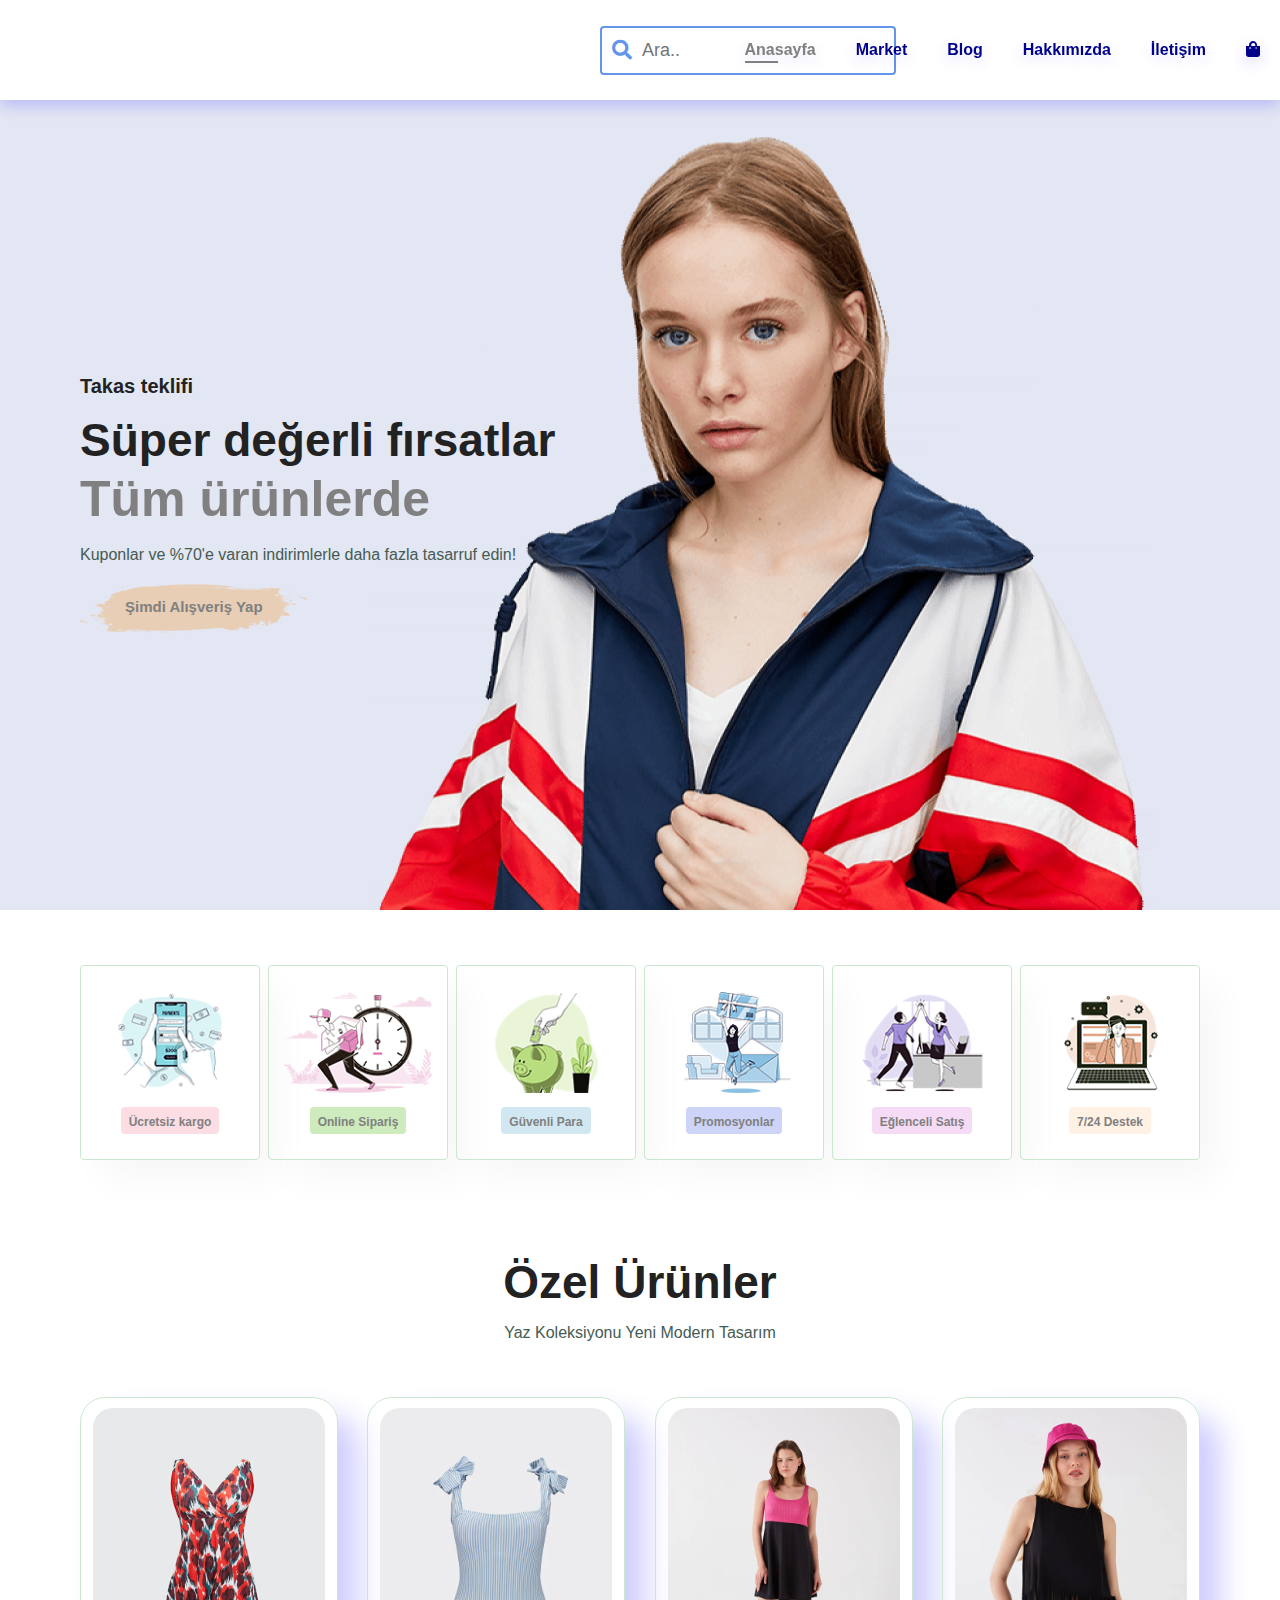
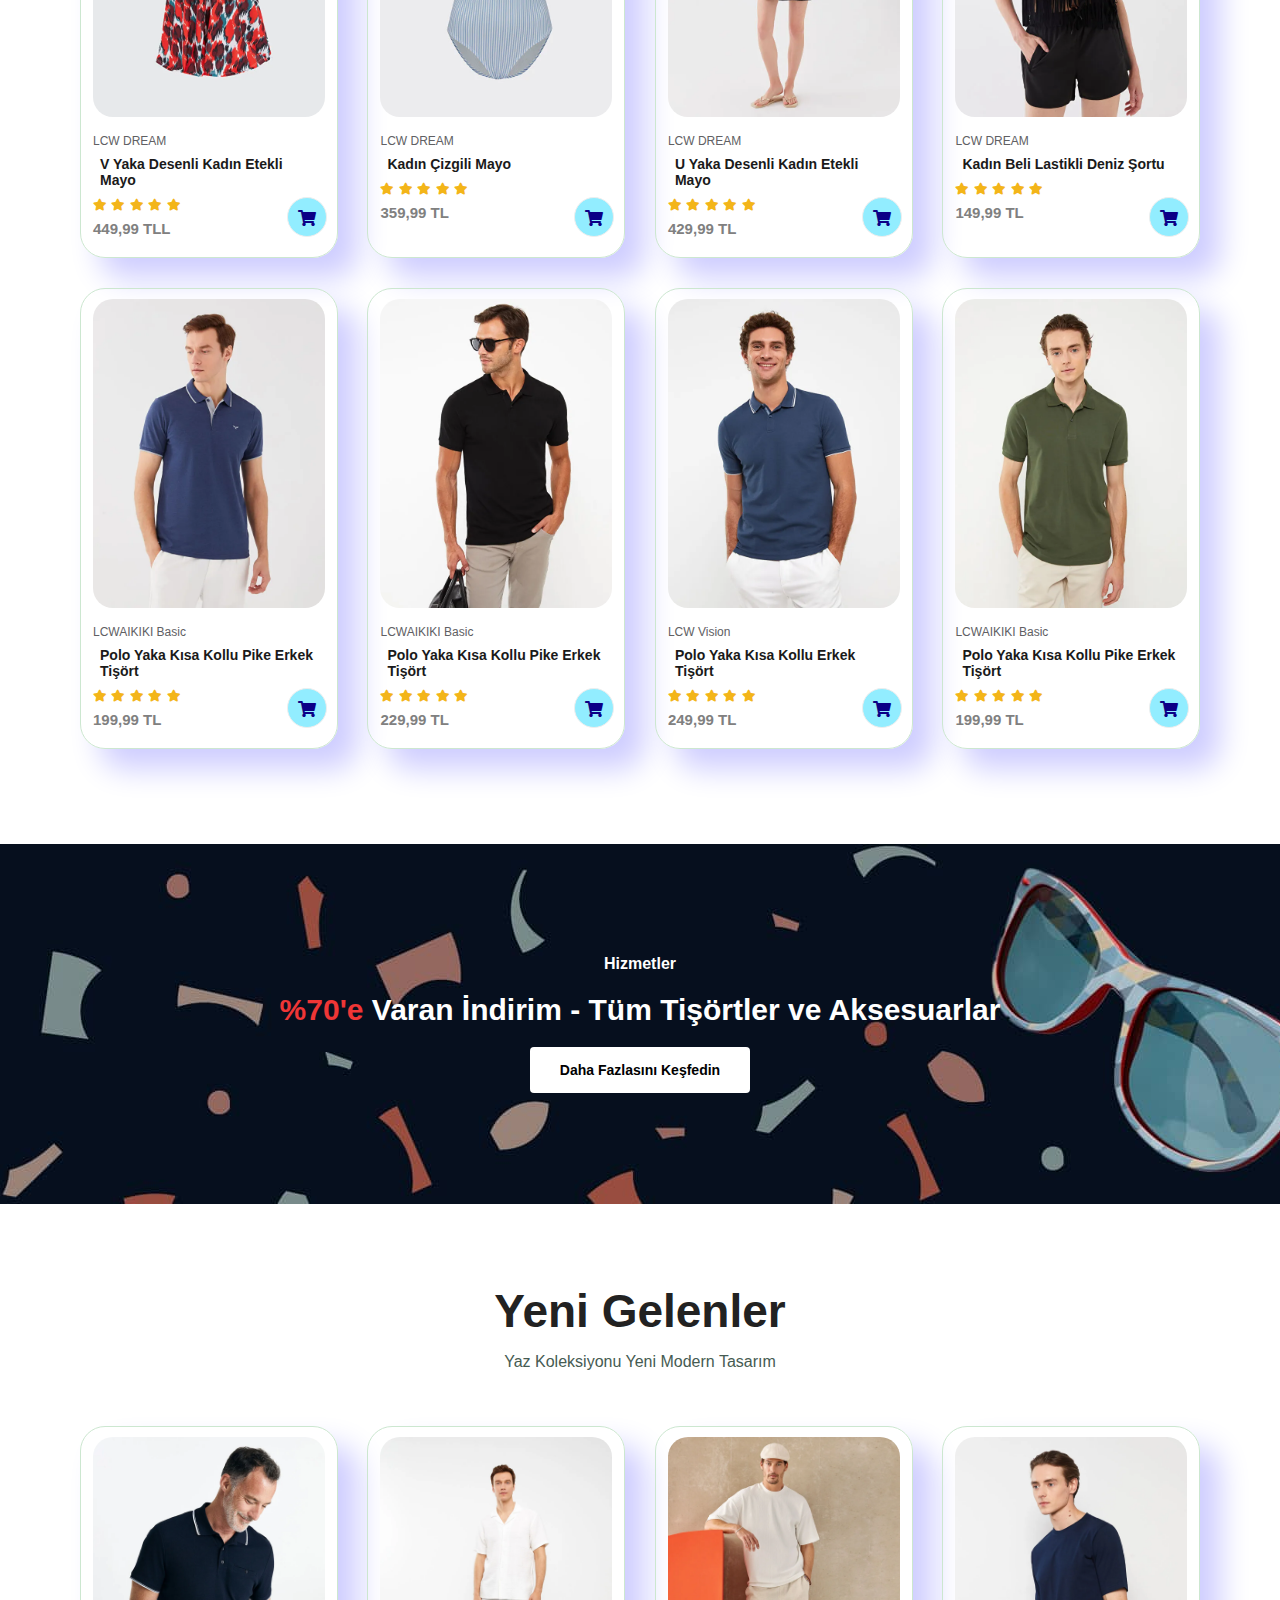
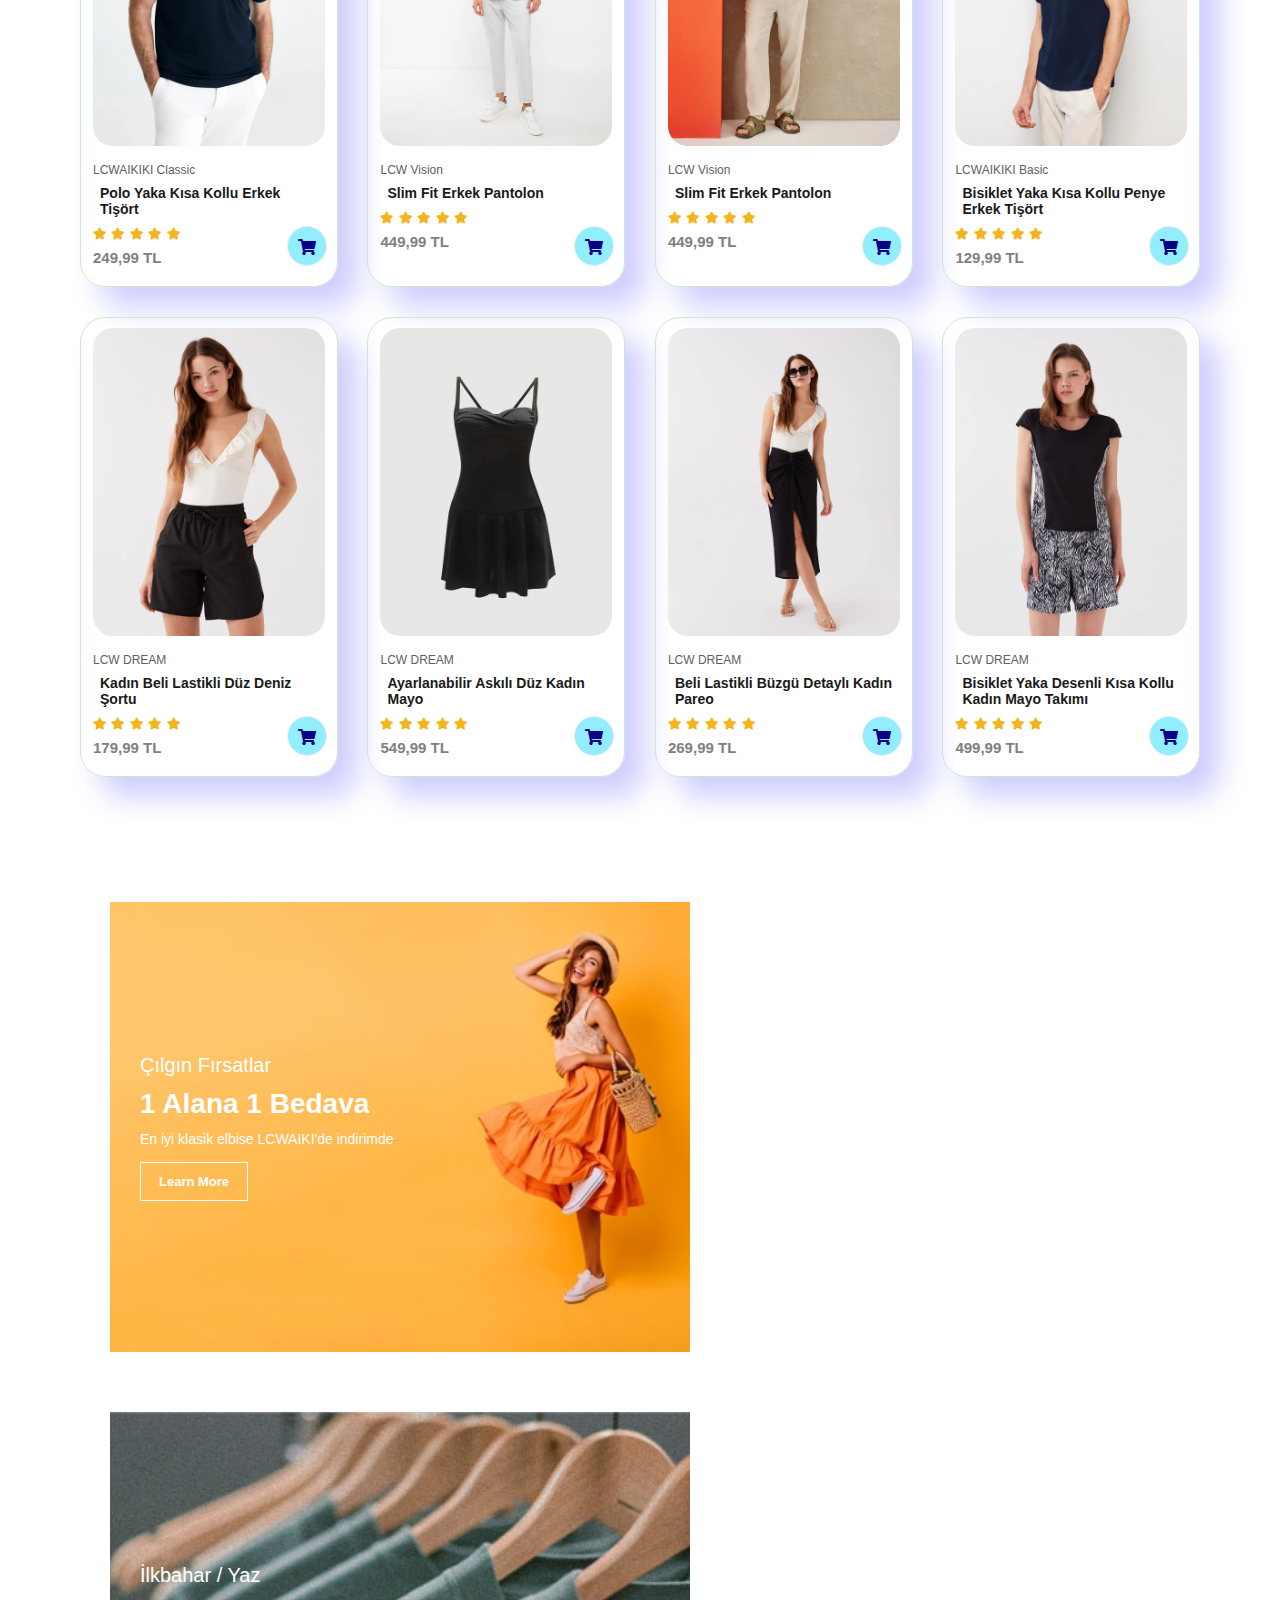
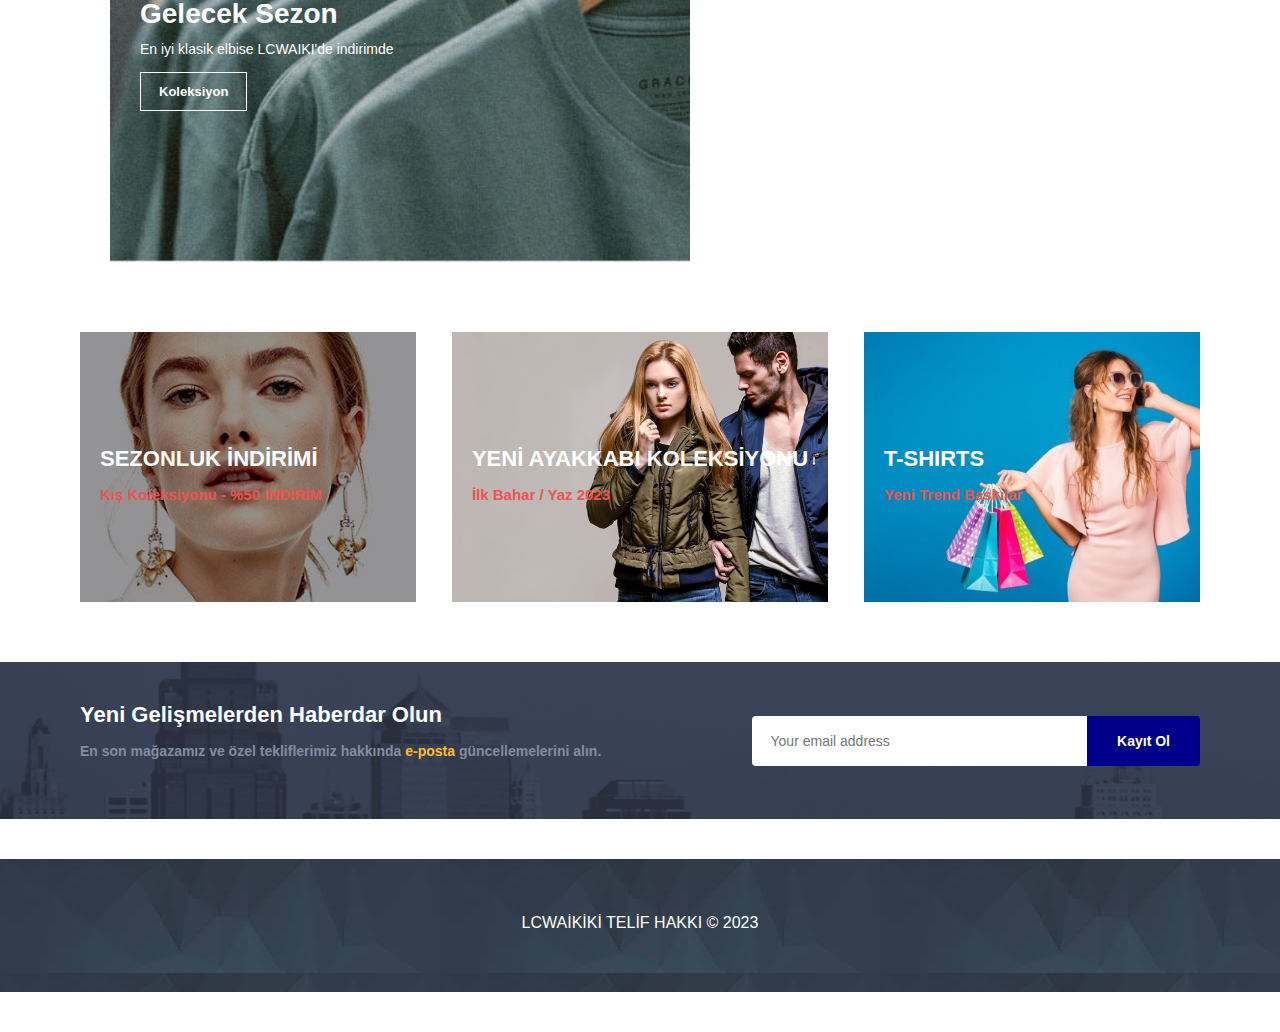
<file: index.html>
<!DOCTYPE html>
<html lang="en">

<head>
    <meta charset="UTF-8">
    <meta name="viewport" content="width=device-width, initial-scale=1.0">
    <link rel="stylesheet" href="styles/style.css">
    <link rel="stylesheet" href="https://use.fontawesome.com/releases/v5.4.1/css/all.css">
    <link rel="stylesheet" href="https://cdnjs.cloudflare.com/ajax/libs/font-awesome/5.15.3/css/all.min.css">
    <link rel="stylesheet" href="https://use.fontawesome.com/releases/v5.4.1/css/all.css"
        integrity="sha384-5sAR7xN1Nv6T6+dT2mhtzEpVJvfS3NScPQTrOxhwjIuvcA67KV2R5Jz6kr4abQsz" crossorigin="anonymous">
    <title>Anasayfa</title>
</head>


<body>
    <section id="header">

        <form>
            <div id="box">
                <input type="text" id="search" placeholder="Ara..">
                <i class="fa fa-search"></i>
            </div>
        </form>
        <a href="index.html"><img src="img/logo1.png" class="logo" alt=""></a>
        <div>
            <ul id="navbar">
                <li><a class="active" href="index.html">Anasayfa</a></li>
                <li><a href="shop.html">Market</a></li>
                <li><a href="blog.html">Blog</a></li>
                <li><a href="about.html">Hakkımızda</a></li>
                <li><a href="contact.html">İletişim</a></li>
                <li><a href="cart.html"><i class="fas fa-shopping-bag"></i></a></li>
            </ul>
        </div>
        

    </section>
    <section id="hero">
        <h4>Takas teklifi</h4>
        <h2>Süper değerli fırsatlar</h2>
        <h1>Tüm ürünlerde</h1>
        <p>Kuponlar ve %70'e varan indirimlerle daha fazla tasarruf edin! </p>
        <button>Şimdi Alışveriş Yap</button>

    </section>
    <section id="feature" class="section-p1">
        <div class="fe-box">
            <img src="img/f1.png" alt="">
            <h6>Ücretsiz kargo</h6>
        </div>
        <div class="fe-box">
            <img src="img/f2.png" alt="">
            <h6>Online Sipariş</h6>
        </div>
        <div class="fe-box">
            <img src="img/f3.png" alt="">
            <h6>Güvenli Para</h6>
        </div>
        <div class="fe-box">
            <img src="img/f4.png" alt="">
            <h6>Promosyonlar</h6>
        </div>
        <div class="fe-box">
            <img src="img/f5.png" alt="">
            <h6>Eğlenceli Satış</h6>
        </div>
        <div class="fe-box">
            <img src="img/f6.png" alt="">
            <h6>7/24 Destek</h6>
        </div>


    </section>
    <section id="product1" class="section-p1">
        <h2>Özel Ürünler</h2>
        <p>Yaz Koleksiyonu Yeni Modern Tasarım</p>
        <div class="pro-container">
            <div class="pro">
                <img src="img/a222.png" alt="">
                <div class="des">
                    <span>LCW DREAM</span>
                    <h5>V Yaka Desenli Kadın Etekli Mayo</h5>
                    <div class="star">
                        <i class="fas fa-star"></i>
                        <i class="fas fa-star"></i>
                        <i class="fas fa-star"></i>
                        <i class="fas fa-star"></i>
                        <i class="fas fa-star"></i>
                    </div>
                    <h4>449,99 TLL</h4>
                </div>
                <a href="#" class="cart-link"><i class="fas fa-shopping-cart cart"></i></a>
            </div>
            <div class="pro">
                <img src="img/products/a333.png" alt="">
                <div class="des">
                    <span>LCW DREAM</span>
                    <h5>Kadın Çizgili Mayo</h5>
                    <div class="star">
                        <i class="fas fa-star"></i>
                        <i class="fas fa-star"></i>
                        <i class="fas fa-star"></i>
                        <i class="fas fa-star"></i>
                        <i class="fas fa-star"></i>
                    </div>
                    <h4>359,99 TL</h4>
                </div>
                <a href="#" class="cart-link"><i class="fas fa-shopping-cart cart"></i></a>
            </div>
            <div class="pro">
                <img src="img/products/a444.png" alt="">
                <div class="des">
                    <span>LCW DREAM</span>
                    <h5>U Yaka Desenli Kadın Etekli Mayo</h5>
                    <div class="star">
                        <i class="fas fa-star"></i>
                        <i class="fas fa-star"></i>
                        <i class="fas fa-star"></i>
                        <i class="fas fa-star"></i>
                        <i class="fas fa-star"></i>
                    </div>
                    <h4>429,99 TL</h4>
                </div>
                <a href="#" class="cart-link"><i class="fas fa-shopping-cart cart"></i></a>
            </div>
            <div class="pro">
                <img src="img/products/a555.png" alt="">
                <div class="des">
                    <span>LCW DREAM</span>
                    <h5>Kadın Beli Lastikli Deniz Şortu</h5>
                    <div class="star">
                        <i class="fas fa-star"></i>
                        <i class="fas fa-star"></i>
                        <i class="fas fa-star"></i>
                        <i class="fas fa-star"></i>
                        <i class="fas fa-star"></i>
                    </div>
                    <h4>149,99 TL</h4>
                </div>
                <a href="#" class="cart-link"><i class="fas fa-shopping-cart cart"></i></a>
            </div>
            <div class="pro">
                <img src="img/products/b666.png" alt="">
                <div class="des">
                    <span>LCWAIKIKI Basic</span>
                    <h5>Polo Yaka Kısa Kollu Pike Erkek Tişört</h5>
                    <div class="star">
                        <i class="fas fa-star"></i>
                        <i class="fas fa-star"></i>
                        <i class="fas fa-star"></i>
                        <i class="fas fa-star"></i>
                        <i class="fas fa-star"></i>
                    </div>
                    <h4>199,99 TL</h4>
                </div>
                <a href="#" class="cart-link"><i class="fas fa-shopping-cart cart"></i></a>
            </div>
            <div class="pro">
                <img src="img/products/b555.png" alt="">
                <div class="des">
                    <span>LCWAIKIKI Basic</span>
                    <h5>Polo Yaka Kısa Kollu Pike Erkek Tişört</h5>
                    <div class="star">
                        <i class="fas fa-star"></i>
                        <i class="fas fa-star"></i>
                        <i class="fas fa-star"></i>
                        <i class="fas fa-star"></i>
                        <i class="fas fa-star"></i>
                    </div>
                    <h4>229,99 TL</h4>
                </div>
                <a href="#" class="cart-link"><i class="fas fa-shopping-cart cart"></i></a>
            </div>
            <div class="pro">
                <img src="img/products/b444.png" alt="">
                <div class="des">
                    <span>LCW Vision</span>
                    <h5>Polo Yaka Kısa Kollu Erkek Tişört</h5>
                    <div class="star">
                        <i class="fas fa-star"></i>
                        <i class="fas fa-star"></i>
                        <i class="fas fa-star"></i>
                        <i class="fas fa-star"></i>
                        <i class="fas fa-star"></i>
                    </div>
                    <h4>249,99 TL</h4>
                </div>
                <a href="#" class="cart-link"><i class="fas fa-shopping-cart cart"></i></a>
            </div>
            <div class="pro">
                <img src="img/products/b333.png" alt="">
                <div class="des">
                    <span>LCWAIKIKI Basic</span>
                    <h5>Polo Yaka Kısa Kollu Pike Erkek Tişört</h5>
                    <div class="star">
                        <i class="fas fa-star"></i>
                        <i class="fas fa-star"></i>
                        <i class="fas fa-star"></i>
                        <i class="fas fa-star"></i>
                        <i class="fas fa-star"></i>
                    </div>
                    <h4>199,99 TL</h4>
                </div>
                <a href="#" class="cart-link"><i class="fas fa-shopping-cart cart"></i></a>
            </div>
        </div>
    </section>
    <section id="banner" class="section-m1">
        <h4>Hizmetler</h4>
        <h2><span>%70'e</span> Varan İndirim - Tüm Tişörtler ve Aksesuarlar</h2>
        <button class="normal">Daha Fazlasını Keşfedin</button>
    </section>
    <section id="product1" class="section-p1">
        <h2>Yeni Gelenler</h2>
        <p>Yaz Koleksiyonu Yeni Modern Tasarım</p>
        <div class="pro-container">
            <div class="pro">
                <img src="img/products/c333.png" alt="">
                <div class="des">
                    <span>LCWAIKIKI Classic</span>
                    <h5>Polo Yaka Kısa Kollu Erkek Tişört</h5>
                    <div class="star">
                        <i class="fas fa-star"></i>
                        <i class="fas fa-star"></i>
                        <i class="fas fa-star"></i>
                        <i class="fas fa-star"></i>
                        <i class="fas fa-star"></i>
                    </div>
                    <h4>249,99 TL</h4>
                </div>
                <a href="#" class="cart-link"><i class="fas fa-shopping-cart cart"></i></a>
            </div>
            <div class="pro">
                <img src="img/products/c444.png" alt="">
                <div class="des">
                    <span>LCW Vision</span>
                    <h5>Slim Fit Erkek Pantolon</h5>
                    <div class="star">
                        <i class="fas fa-star"></i>
                        <i class="fas fa-star"></i>
                        <i class="fas fa-star"></i>
                        <i class="fas fa-star"></i>
                        <i class="fas fa-star"></i>
                    </div>
                    <h4>449,99 TL</h4>
                </div>
                <a href="#" class="cart-link"><i class="fas fa-shopping-cart cart"></i></a>
            </div>
            <div class="pro">
                <img src="img/products/c555.png" alt="">
                <div class="des">
                    <span>LCW Vision</span>
                    <h5>Slim Fit Erkek Pantolon</h5>
                    <div class="star">
                        <i class="fas fa-star"></i>
                        <i class="fas fa-star"></i>
                        <i class="fas fa-star"></i>
                        <i class="fas fa-star"></i>
                        <i class="fas fa-star"></i>
                    </div>
                    <h4>449,99 TL</h4>
                </div>
                <a href="#" class="cart-link"><i class="fas fa-shopping-cart cart"></i></a>
            </div>
            <div class="pro">
                <img src="img/products/c666.png" alt="">
                <div class="des">
                    <span>LCWAIKIKI Basic</span>
                    <h5>Bisiklet Yaka Kısa Kollu Penye Erkek Tişört</h5>
                    <div class="star">
                        <i class="fas fa-star"></i>
                        <i class="fas fa-star"></i>
                        <i class="fas fa-star"></i>
                        <i class="fas fa-star"></i>
                        <i class="fas fa-star"></i>
                    </div>
                    <h4>129,99 TL</h4>
                </div>
                <a href="#" class="cart-link"><i class="fas fa-shopping-cart cart"></i></a>
            </div>
            <div class="pro">
                <img src="img/products/d333.png" alt="">
                <div class="des">
                    <span>LCW DREAM</span>
                    <h5>Kadın Beli Lastikli Düz Deniz Şortu</h5>
                    <div class="star">
                        <i class="fas fa-star"></i>
                        <i class="fas fa-star"></i>
                        <i class="fas fa-star"></i>
                        <i class="fas fa-star"></i>
                        <i class="fas fa-star"></i>
                    </div>
                    <h4>179,99 TL</h4>
                </div>
                <a href="#" class="cart-link"><i class="fas fa-shopping-cart cart"></i></a>
            </div>
            <div class="pro">
                <img src="img/products/d555.png" alt="">
                <div class="des">
                    <span>LCW DREAM</span>
                    <h5>Ayarlanabilir Askılı Düz Kadın Mayo</h5>
                    <div class="star">
                        <i class="fas fa-star"></i>
                        <i class="fas fa-star"></i>
                        <i class="fas fa-star"></i>
                        <i class="fas fa-star"></i>
                        <i class="fas fa-star"></i>
                    </div>
                    <h4>549,99 TL</h4>
                </div>
                <a href="#" class="cart-link"><i class="fas fa-shopping-cart cart"></i></a>
            </div>
            <div class="pro">
                <img src="img/products/d666.png" alt="">
                <div class="des">
                    <span>LCW DREAM</span>
                    <h5>Beli Lastikli Büzgü Detaylı Kadın Pareo</h5>
                    <div class="star">
                        <i class="fas fa-star"></i>
                        <i class="fas fa-star"></i>
                        <i class="fas fa-star"></i>
                        <i class="fas fa-star"></i>
                        <i class="fas fa-star"></i>
                    </div>
                    <h4>269,99 TL</h4>
                </div>
                <a href="#" class="cart-link"><i class="fas fa-shopping-cart cart"></i></a>
            </div>
            <div class="pro">
                <img src="img/products/d777.png" alt="">
                <div class="des">
                    <span>LCW DREAM</span>
                    <h5>Bisiklet Yaka Desenli Kısa Kollu Kadın Mayo Takımı</h5>
                    <div class="star">
                        <i class="fas fa-star"></i>
                        <i class="fas fa-star"></i>
                        <i class="fas fa-star"></i>
                        <i class="fas fa-star"></i>
                        <i class="fas fa-star"></i>
                    </div>
                    <h4>499,99 TL</h4>
                </div>
                <a href="#" class="cart-link"><i class="fas fa-shopping-cart cart"></i></a>
            </div>
        </div>
    </section>
    <section id="sm-banner" class="section-p1">
        <div class="banner-box">
            <h4>Çılgın Fırsatlar</h4>
            <h2>1 Alana 1 Bedava</h2>
            <span>En iyi klasik elbise LCWAIKI'de indirimde</span>
            <button class="white">Learn More</button>
        </div>
        <div class="banner-box banner-box2">
            <h4>İlkbahar / Yaz</h4>
            <h2>Gelecek Sezon</h2>
            <span>En iyi klasik elbise LCWAIKI'de indirimde</span>
            <button class="white">Koleksiyon</button>
        </div>
    </section>
    <section id="banner3">
        <div class="banner-box">
            <h2>SEZONLUK İNDİRİMİ</h2>
            <h3>Kış Koleksiyonu - %50 İNDİRİM</h3>
        </div>
        <div class="banner-box banner-box2">
            <h2>YENİ AYAKKABI KOLEKSİYONU</h2>
            <h3>İlk Bahar / Yaz 2023</h3>
        </div>
        <div class="banner-box banner-box3">
            <h2>T-SHIRTS</h2>
            <h3>Yeni Trend Baskılar</h3>
        </div>

    </section>
    <section id="newsletter" class="section-p1 section-m1">
        <div class="newstext">
            <h4>Yeni Gelişmelerden Haberdar Olun</h4>
            <p>En son mağazamız ve özel tekliflerimiz hakkında <span>e-posta</span> güncellemelerini alın.</span></p>
        </div>
        <div class="form">
            <input type="text" placeholder="Your email address">
            <button class="normal">Kayıt Ol</button>
        </div>
    </section>
    <section id="footer" class="section-p1 section-m1">
        <div class="footer">
            <p>LCWAİKİKİ TELİF HAKKI © 2023</p>
        </div>

    </section>











    <script src="script.js"></script>
</body>

</html>
</file>
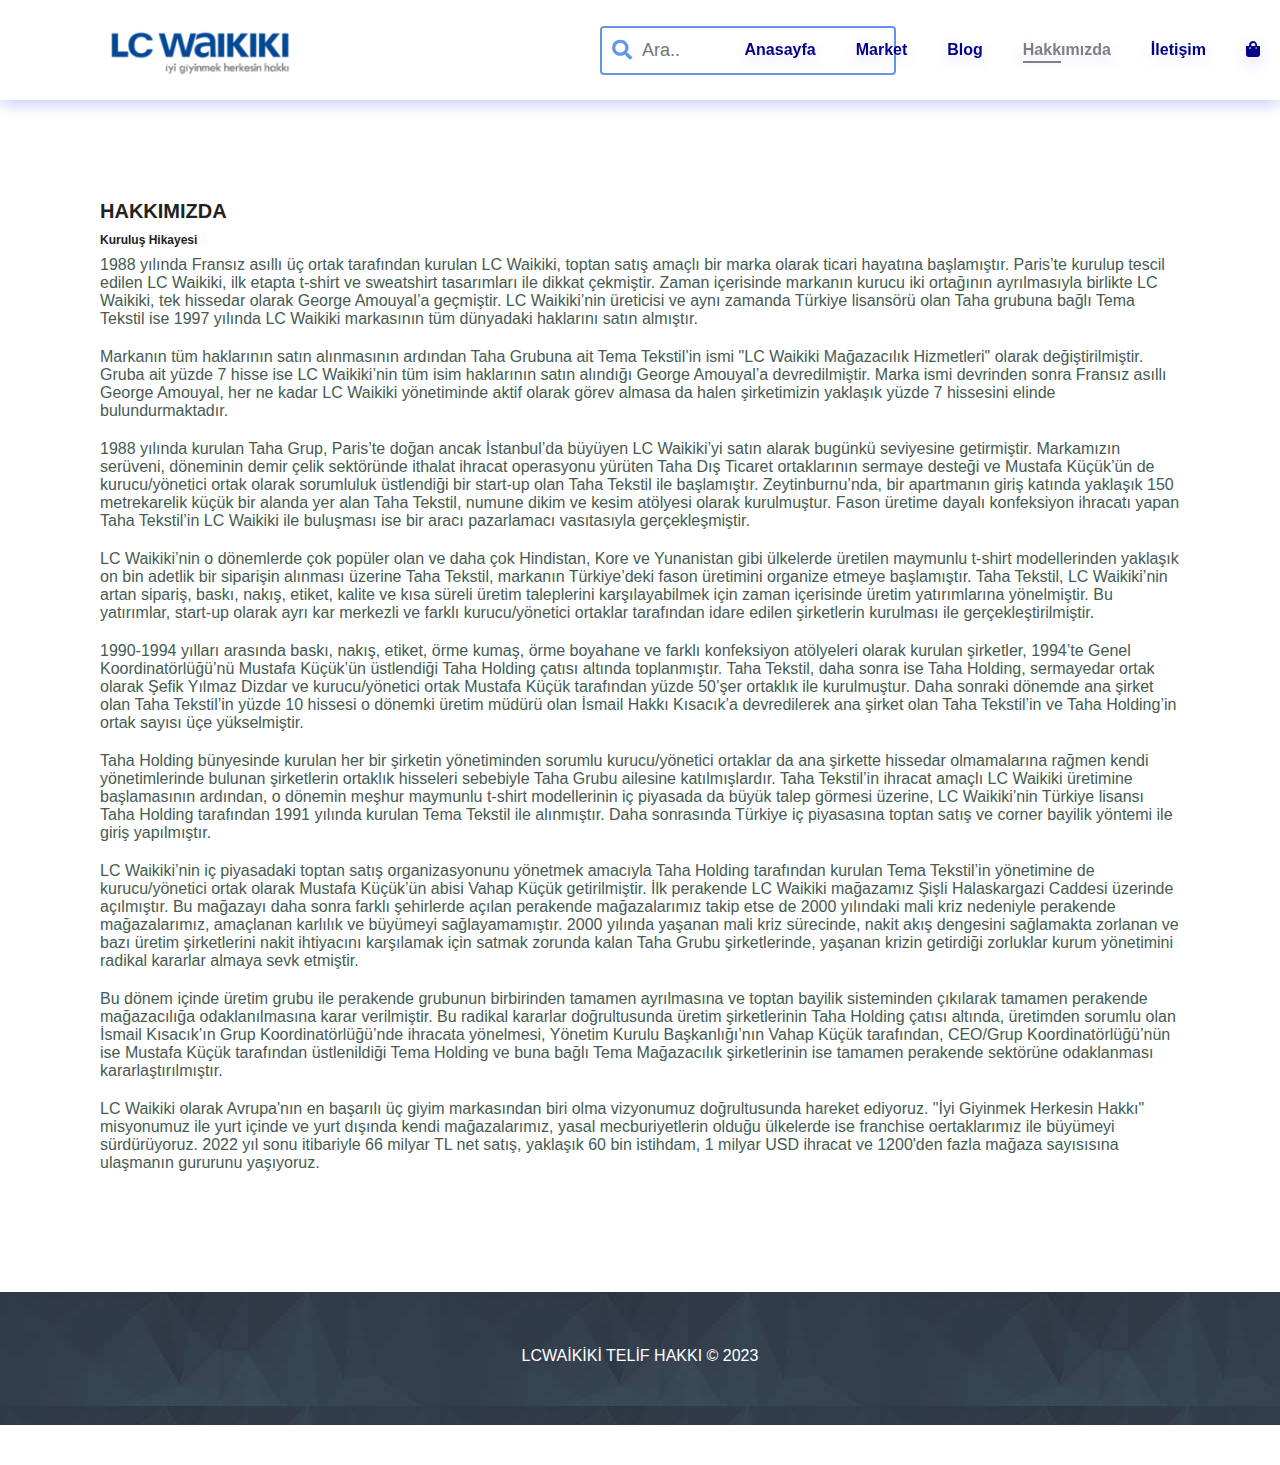
<file: about.html>
<!DOCTYPE html>
<html lang="en">
<head>
    <meta charset="UTF-8">
    <meta name="viewport" content="width=device-width, initial-scale=1.0">
    <link rel="stylesheet" href="styles/style3.css">
    <link rel="stylesheet" href="https://use.fontawesome.com/releases/v5.4.1/css/all.css">
    <title>About</title>
</head>
<body>
    <section id="header">
        
        <form>
            <div id="box">
                <input type="text" id="search" placeholder="Ara..">
                <i class="fa fa-search"></i>
            </div>
         </form>
        <a href="index.html"><img src="img/logo1.png" class="logo" alt=""></a>
        <div>
            <ul id="navbar">
                <li><a href="index.html">Anasayfa</a></li>
                <li><a href="shop.html">Market</a></li>
                <li><a href="blog.html">Blog</a></li>
                <li><a class="active" href="about.html">Hakkımızda</a></li>
                <li><a href="contact.html">İletişim</a></li>
                <li><a href="cart.html"><i class="fas fa-shopping-bag"></i></a></li>
            </ul>
        </div>
    </section>
    <section id="text">
        <div class="about" style="padding: 5px; margin: 0;">
            <h4>HAKKIMIZDA</h4>
        </div>
        <div class="history" style="margin: 0; padding: 5px;">
            <h6>Kuruluş Hikayesi</h6>
        </div>
    </section>
    <section id="message1">
    <div class="message" style="margin: 10px 10px 10px 10px; padding: 10px;">
        <div>
            <p>1988 yılında Fransız asıllı üç ortak tarafından kurulan LC Waikiki, toptan satış amaçlı bir marka olarak ticari hayatına başlamıştır. Paris’te kurulup tescil edilen LC Waikiki, ilk etapta t-shirt ve sweatshirt tasarımları ile dikkat çekmiştir. Zaman içerisinde markanın kurucu iki ortağının ayrılmasıyla birlikte LC Waikiki, tek hissedar olarak George Amouyal’a geçmiştir. LC Waikiki’nin üreticisi ve aynı zamanda Türkiye lisansörü olan Taha grubuna bağlı Tema Tekstil ise 1997 yılında LC Waikiki markasının tüm dünyadaki haklarını satın almıştır.</p>
        </div>
        <div>
            <p>Markanın tüm haklarının satın alınmasının ardından Taha Grubuna ait Tema Tekstil’in ismi "LC Waikiki Mağazacılık Hizmetleri" olarak değiştirilmiştir. Gruba ait yüzde 7 hisse ise LC Waikiki’nin tüm isim haklarının satın alındığı George Amouyal’a devredilmiştir. Marka ismi devrinden sonra Fransız asıllı George Amouyal, her ne kadar LC Waikiki yönetiminde aktif olarak görev almasa da halen şirketimizin yaklaşık yüzde 7 hissesini elinde bulundurmaktadır.</p>
        </div>
        <div>
            <p> 1988 yılında kurulan Taha Grup, Paris’te doğan ancak İstanbul’da büyüyen LC Waikiki’yi satın alarak bugünkü seviyesine getirmiştir. Markamızın serüveni, döneminin demir çelik sektöründe ithalat ihracat operasyonu yürüten Taha Dış Ticaret ortaklarının sermaye desteği ve Mustafa Küçük’ün de kurucu/yönetici ortak olarak sorumluluk üstlendiği bir start-up olan Taha Tekstil ile başlamıştır. Zeytinburnu’nda, bir apartmanın giriş katında yaklaşık 150 metrekarelik küçük bir alanda yer alan Taha Tekstil, numune dikim ve kesim atölyesi olarak kurulmuştur. Fason üretime dayalı konfeksiyon ihracatı yapan Taha Tekstil’in LC Waikiki ile buluşması ise bir aracı pazarlamacı vasıtasıyla gerçekleşmiştir.</p>
        </div>
        <div>
            <p>LC Waikiki’nin o dönemlerde çok popüler olan ve daha çok Hindistan, Kore ve Yunanistan gibi ülkelerde üretilen maymunlu t-shirt modellerinden yaklaşık on bin adetlik bir siparişin alınması üzerine Taha Tekstil, markanın Türkiye’deki fason üretimini organize etmeye başlamıştır. Taha Tekstil, LC Waikiki’nin artan sipariş, baskı, nakış, etiket, kalite ve kısa süreli üretim taleplerini karşılayabilmek için zaman içerisinde üretim yatırımlarına yönelmiştir. Bu yatırımlar, start-up olarak ayrı kar merkezli ve farklı kurucu/yönetici ortaklar tarafından idare edilen şirketlerin kurulması ile gerçekleştirilmiştir.</p>
        </div>
        <div>
            <p>
                1990-1994 yılları arasında baskı, nakış, etiket, örme kumaş, örme boyahane ve farklı konfeksiyon atölyeleri olarak kurulan şirketler, 1994’te Genel Koordinatörlüğü’nü Mustafa Küçük’ün üstlendiği Taha Holding çatısı altında toplanmıştır. Taha Tekstil, daha sonra ise Taha Holding, sermayedar ortak olarak Şefik Yılmaz Dizdar ve kurucu/yönetici ortak Mustafa Küçük tarafından yüzde 50’şer ortaklık ile kurulmuştur. Daha sonraki dönemde ana şirket olan Taha Tekstil’in yüzde 10 hissesi o dönemki üretim müdürü olan İsmail Hakkı Kısacık’a devredilerek ana şirket olan Taha Tekstil’in ve Taha Holding’in ortak sayısı üçe yükselmiştir.
            </p>
        </div>
        <div>
            <p>Taha Holding bünyesinde kurulan her bir şirketin yönetiminden sorumlu kurucu/yönetici ortaklar da ana şirkette hissedar olmamalarına rağmen kendi yönetimlerinde bulunan şirketlerin ortaklık hisseleri sebebiyle Taha Grubu ailesine katılmışlardır. Taha Tekstil’in ihracat amaçlı LC Waikiki üretimine başlamasının ardından, o dönemin meşhur maymunlu t-shirt modellerinin iç piyasada da büyük talep görmesi üzerine, LC Waikiki’nin Türkiye lisansı Taha Holding tarafından 1991 yılında kurulan Tema Tekstil ile alınmıştır. Daha sonrasında Türkiye iç piyasasına toptan satış ve corner bayilik yöntemi ile giriş yapılmıştır.</p>
        </div>
        <div>
            <p>LC Waikiki’nin iç piyasadaki toptan satış organizasyonunu yönetmek amacıyla Taha Holding tarafından kurulan Tema Tekstil’in yönetimine de kurucu/yönetici ortak olarak Mustafa Küçük’ün abisi Vahap Küçük getirilmiştir. İlk perakende LC Waikiki mağazamız Şişli Halaskargazi Caddesi üzerinde açılmıştır. Bu mağazayı daha sonra farklı şehirlerde açılan perakende mağazalarımız takip etse de 2000 yılındaki mali kriz nedeniyle perakende mağazalarımız, amaçlanan karlılık ve büyümeyi sağlayamamıştır. 2000 yılında yaşanan mali kriz sürecinde, nakit akış dengesini sağlamakta zorlanan ve bazı üretim şirketlerini nakit ihtiyacını karşılamak için satmak zorunda kalan Taha Grubu şirketlerinde, yaşanan krizin getirdiği zorluklar kurum yönetimini radikal kararlar almaya sevk etmiştir.</p>
        </div>
        <div>
            <p>Bu dönem içinde üretim grubu ile perakende grubunun birbirinden tamamen ayrılmasına ve toptan bayilik sisteminden çıkılarak tamamen perakende mağazacılığa odaklanılmasına karar verilmiştir. Bu radikal kararlar doğrultusunda üretim şirketlerinin Taha Holding çatısı altında, üretimden sorumlu olan İsmail Kısacık’ın Grup Koordinatörlüğü’nde ihracata yönelmesi, Yönetim Kurulu Başkanlığı’nın Vahap Küçük tarafından, CEO/Grup Koordinatörlüğü’nün ise Mustafa Küçük tarafından üstlenildiği Tema Holding ve buna bağlı Tema Mağazacılık şirketlerinin ise tamamen perakende sektörüne odaklanması kararlaştırılmıştır.</p>
        </div>
        <div>
            <p>LC Waikiki olarak Avrupa'nın en başarılı üç giyim markasından biri olma vizyonumuz doğrultusunda hareket ediyoruz. "İyi Giyinmek Herkesin Hakkı" misyonumuz ile yurt içinde ve yurt dışında kendi mağazalarımız, yasal mecburiyetlerin olduğu ülkelerde ise franchise oertaklarımız ile büyümeyi sürdürüyoruz. 2022 yıl sonu itibariyle 66 milyar TL net satış, yaklaşık 60 bin istihdam, 1 milyar USD ihracat ve 1200'den fazla mağaza sayısısına ulaşmanın gururunu yaşıyoruz.</p>
        </div>
    </div>
</section>
<section id="footer" class="section-p1 section-m1">
    <div class="footer">
        <p>LCWAİKİKİ TELİF HAKKI © 2023</p>
    </div>

</section>
    
    
</body>
</html>
</file>
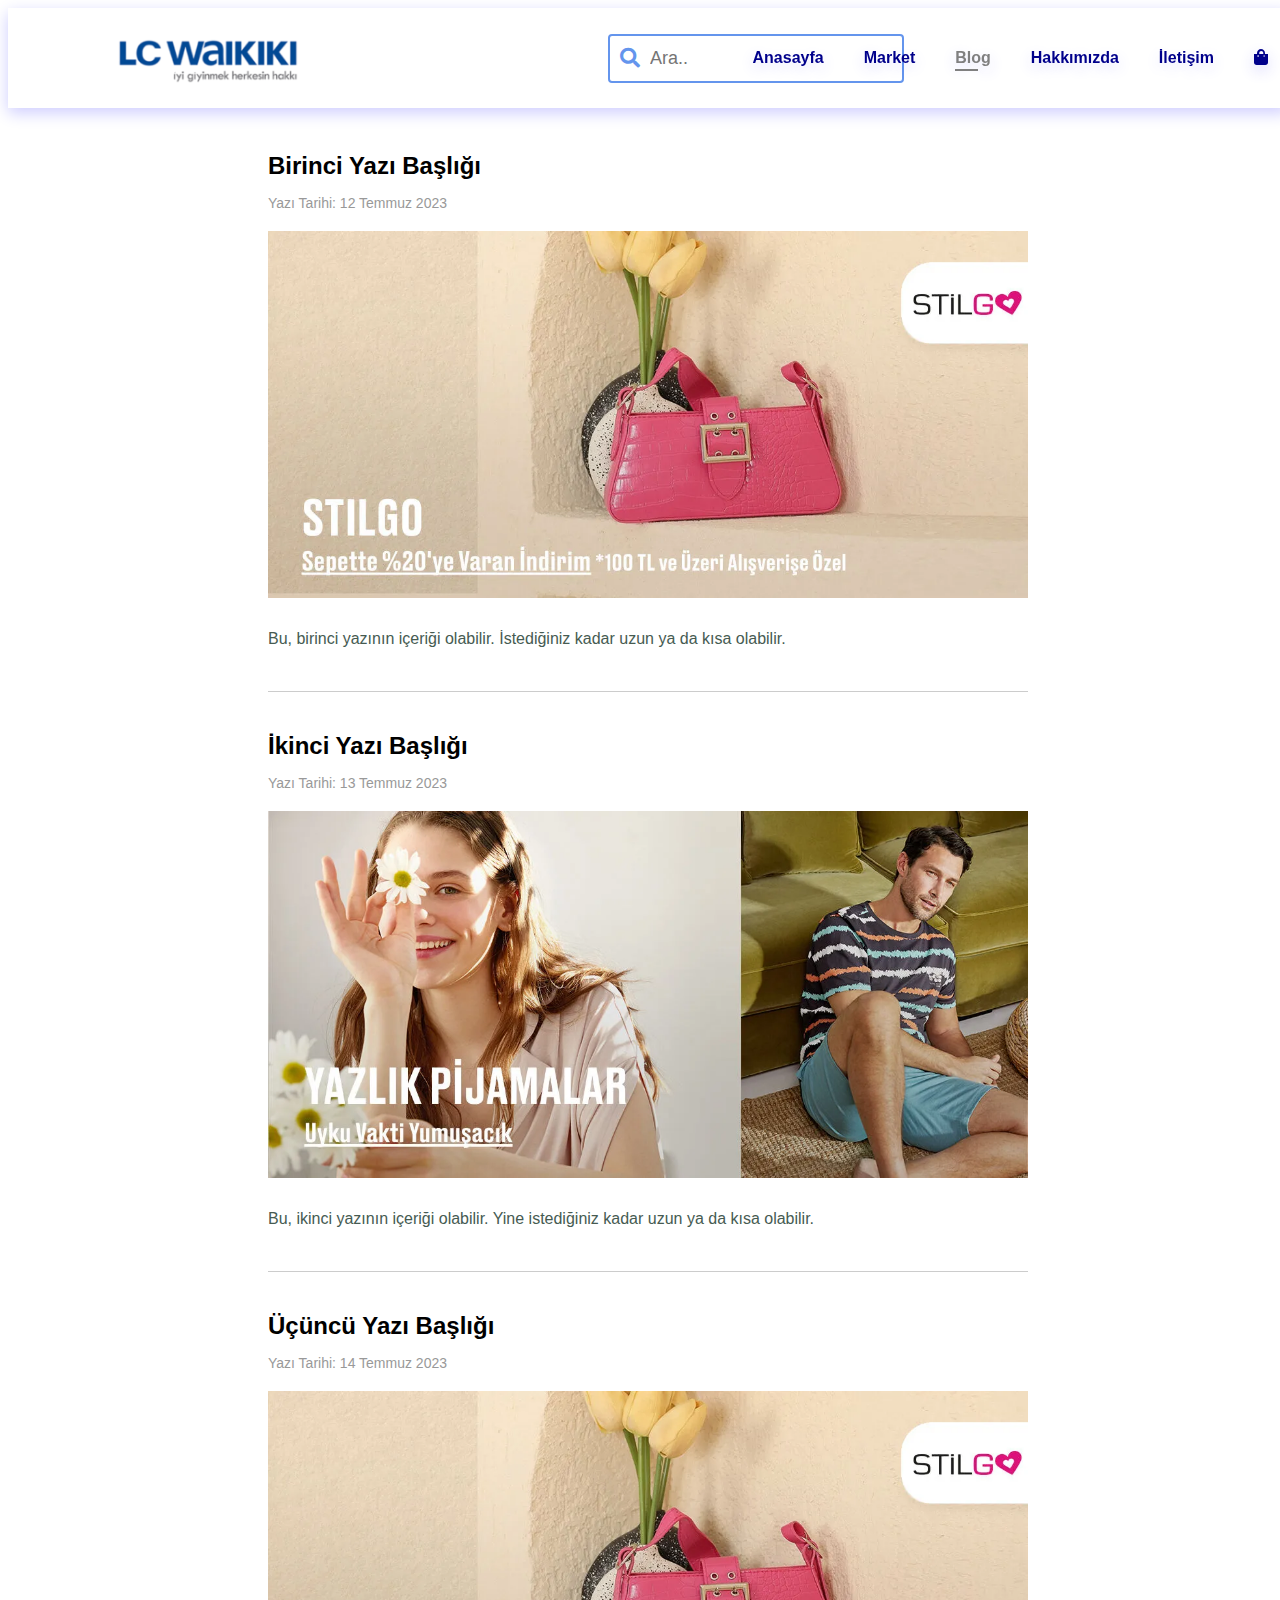
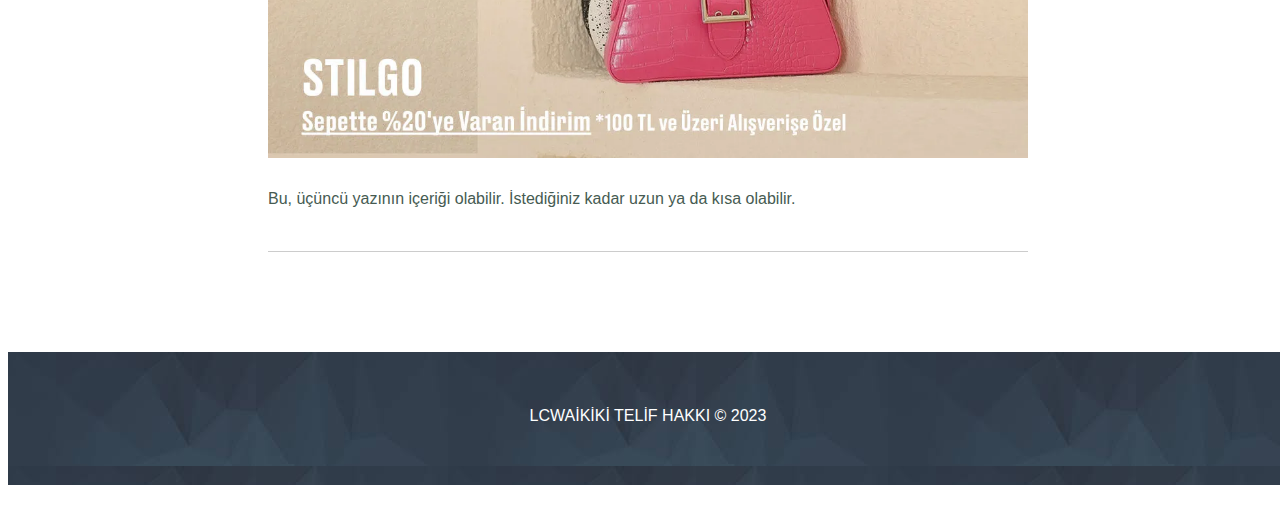
<file: blog.html>
<!DOCTYPE html>
<html>
<head>
    <link rel="stylesheet" href="styles/style2.css">
    <link rel="stylesheet" href="https://use.fontawesome.com/releases/v5.4.1/css/all.css">
    <title>Blog Sayfası</title>
</head>
<body>
    <section id="header">
        
        <form>
            <div id="box">
                <input type="text" id="search" placeholder="Ara..">
                <i class="fa fa-search"></i>
            </div>
         </form>
        <a href="index.html"><img src="img/logo1.png" class="logo" alt=""></a>
        <div>
            <ul id="navbar">
                <li><a href="index.html">Anasayfa</a></li>
                <li><a href="shop.html">Market</a></li>
                <li><a class="active" href="blog.html">Blog</a></li>
                <li><a href="about.html">Hakkımızda</a></li>
                <li><a href="contact.html">İletişim</a></li>
                <li><a href="cart.html"><i class="fas fa-shopping-bag"></i></a></li>
            </ul>
        </div>
    </section>
    <div class="container">
        <div class="post">
            <h3 class="post-title">Birinci Yazı Başlığı</h3>
            <p class="post-date">Yazı Tarihi: 12 Temmuz 2023</p>
            <img class="post-image" src="img/blog.png" alt="Yazı Görseli">
            <div class="post-content">
                <p>Bu, birinci yazının içeriği olabilir. İstediğiniz kadar uzun ya da kısa olabilir.</p>
            </div>
        </div>

        <div class="post">
            <h3 class="post-title">İkinci Yazı Başlığı</h3>
            <p class="post-date">Yazı Tarihi: 13 Temmuz 2023</p>
            <img class="post-image" src="img/blog1.png" alt="Yazı Görseli">
            <div class="post-content">
                <p>Bu, ikinci yazının içeriği olabilir. Yine istediğiniz kadar uzun ya da kısa olabilir.</p>
            </div>
        </div>

        <div class="post">
            <h3 class="post-title">Üçüncü Yazı Başlığı</h3>
            <p class="post-date">Yazı Tarihi: 14 Temmuz 2023</p>
            <img class="post-image" src="img/blog.png" alt="Yazı Görseli">
            <div class="post-content">
                <p>Bu, üçüncü yazının içeriği olabilir. İstediğiniz kadar uzun ya da kısa olabilir.</p>
            </div>
        </div>
    </div>

<section id="footer" class="section-p1 section-m1">
        <div class="footer">
            <p>LCWAİKİKİ TELİF HAKKI © 2023</p>
        </div>

</section>
</body>
</html>
</file>
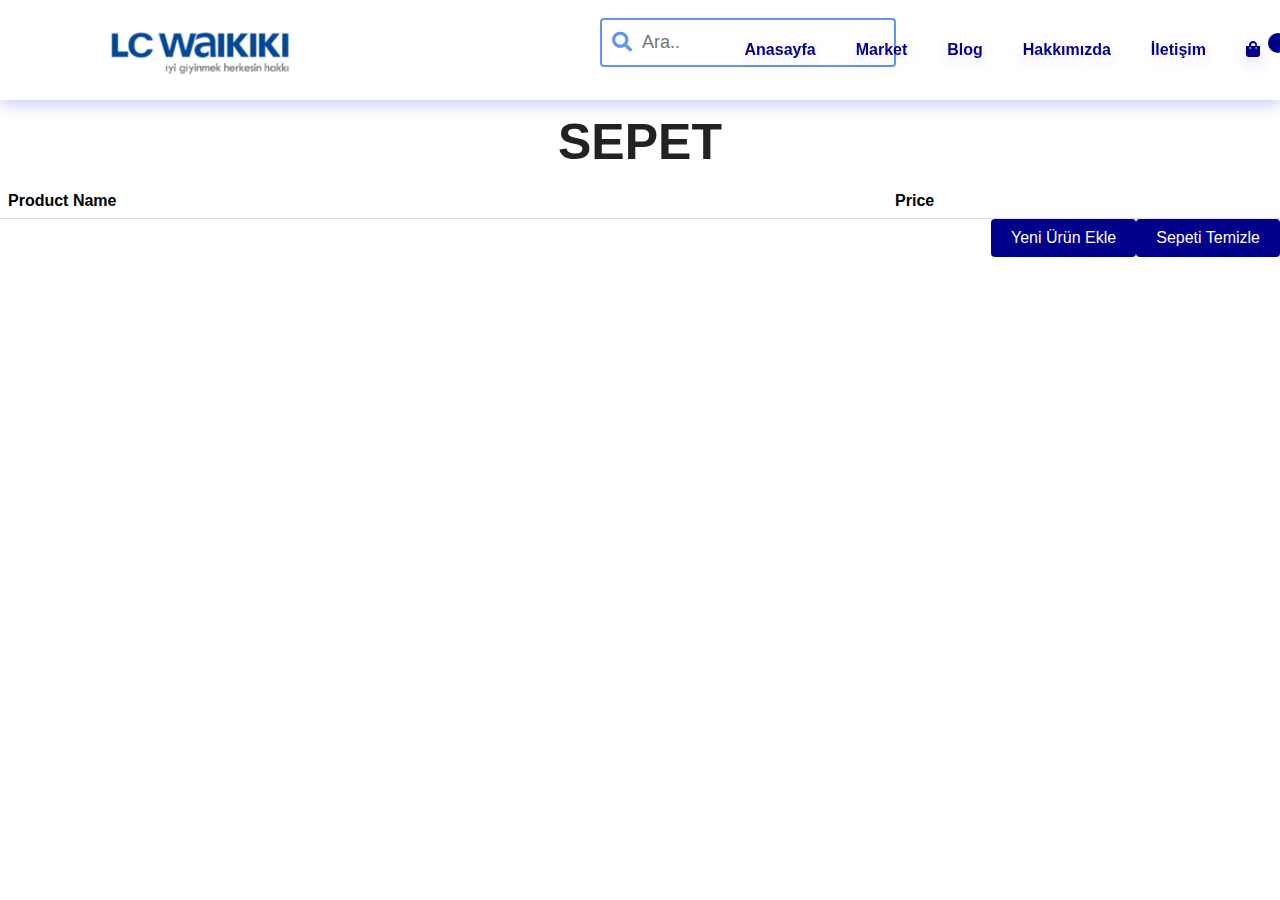
<file: cart.html>
<!DOCTYPE html>
<html lang="en">

<head>
    <meta charset="UTF-8">
    <meta name="viewport" content="width=device-width, initial-scale=1.0">
    <link rel="stylesheet" href="styles/style4.css">
    <link rel="stylesheet" href="https://use.fontawesome.com/releases/v5.4.1/css/all.css">
    <title>Cart</title>
    <style>
        button {
            background-color: darkblue;
            /* Varsayılan buton arka plan rengi */
            border: none;
            /* Kenarlık yok */
            color: white;
            /* Yazı rengi beyaz */
            padding: 10px 20px;
            /* İç içe boşluklar */
            text-align: center;
            /* Yazıyı ortala */
            text-decoration: none;
            /* Altı çizgiyi kaldır */

            /* Blok elemanı olarak görüntüleme */
            font-size: 16px;
            /* Yazı tipi boyutu */
            cursor: pointer;
            /* İmleç stilini değiştir */
            border-radius: 4px;
            /* Kenar yuvarlatma */
            float: right;


        }

        button:hover {
            background-color: white;
            color: black;
            /* Butona fare üzerine gelindiğindeki arka plan rengi */
        }

        .sayaç {
            position: relative;
            display: inline-block;
        }

        .sayaç:before {
            content: attr(data-count);
            position: absolute;
            top: -8px;
            right: -8px;
            min-width: 16px;
            height: 16px;
            padding: 2px;
            border-radius: 50%;
            background: darkblue;
            color: white;
            font-size: 12px;
            text-align: center;
        }

        table {
            width: 100%;
            border-collapse: collapse;
        }

        th,
        td {
            padding: 8px;
            text-align: left;
            border-bottom: 1px solid #ddd;
        }
    </style>
</head>

<body>
    <section id="header">
        <form>
            <div id="box">
                <input type="text" id="search" placeholder="Ara..">
                <i class="fa fa-search"></i>
            </div>
        </form>
        <a href="index.html"><img src="img/logo1.png" class="logo" alt=""></a>
        <div>
            <ul id="sepetListesi"></ul>
            <ul id="navbar">
                <li><a href="index.html">Anasayfa</a></li>
                <li><a href="shop.html">Market</a></li>
                <li><a href="blog.html">Blog</a></li>
                <li><a href="about.html">Hakkımızda</a></li>
                <li><a href="contact.html">İletişim</a></li>
                <li class="sayaç"><a href="cart.html"><i class="fas fa-shopping-bag"></i></a></li>
            </ul>
        </div>
    </section>
    <h1>SEPET</h1>
    <table>
        <thead>
            <tr>
                <th>Product Name</th>
                <th>Price</th>
            </tr>
        </thead>
        <tbody id="cart-items"></tbody>
    </table>

    <button onclick="clearCart()">Sepeti Temizle</button>

    
    <button onclick="yeniEkle()">Yeni Ürün Ekle</button>
</body>
<script src="script.js"></script>
<script>
    var sepet = []; // Boş bir dizi ile başlıyoruz

    function urunEkle(product1) {
        sepet.push(product1);

        var sayaç = document.querySelector(".sayaç");
        sayaç.setAttribute("data-count", sepet.length);

        var li = document.createElement("cart-items");
        li.textContent = cart-items;
        document.getElementById("sepetListesi").appendChild(cart-items);

        var toplamSayac = document.getElementById("toplamSayac");
        toplamSayac.textContent = "Toplam Ürün Sayısı: " + sepet.length;
    }
    function yeniEkle() {
        var urunAdi = prompt("Eklemek istediğiniz ürünün adını girin:");
        if (urunAdi) {
            urunEkle(urunAdi);
        }
    }
    // Tıklama sayacı
let clickCount = 0;

// Kaydırma sayacı
let scrollCount = 0;

// Tıklama olayını dinle
document.addEventListener('click', function() {
  clickCount++;
  document.getElementById('clickCount').textContent = clickCount;
});
</script>

</html>
</file>
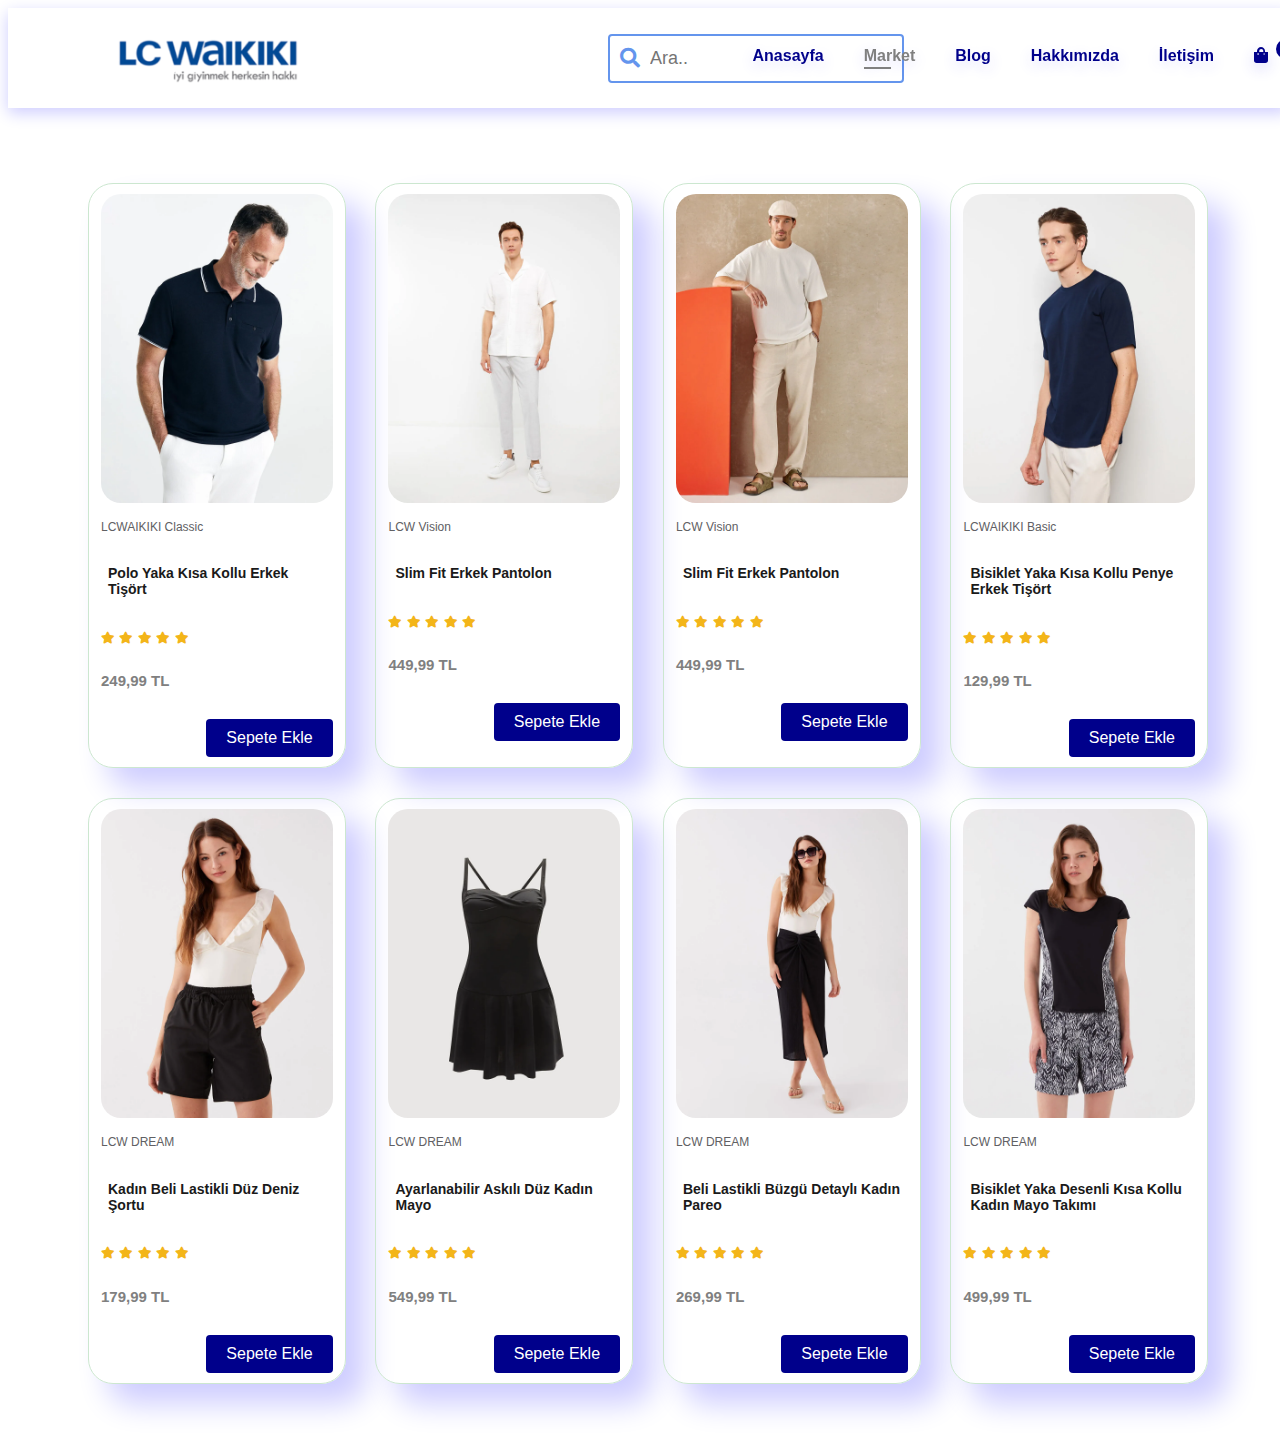
<file: shop.html>
<!DOCTYPE html>
<html lang="en">

<head>
    <meta charset="UTF-8">
    <meta name="viewport" content="width=device-width, initial-scale=1.0">
    <link rel="stylesheet" href="styles/style2.css">
    <link rel="stylesheet" href="https://use.fontawesome.com/releases/v5.4.1/css/all.css">
    <title>Shop</title>
    <style>
        button {
            background-color: darkblue;
            /* Varsayılan buton arka plan rengi */
            border: none;
            /* Kenarlık yok */
            color: white;
            /* Yazı rengi beyaz */
            padding: 10px 20px;
            /* İç içe boşluklar */
            text-align: center;
            /* Yazıyı ortala */
            text-decoration: none;
            /* Altı çizgiyi kaldır */
            
            /* Blok elemanı olarak görüntüleme */
            font-size: 16px;
            /* Yazı tipi boyutu */
            cursor: pointer;
            /* İmleç stilini değiştir */
            border-radius: 4px;
            /* Kenar yuvarlatma */
            float: right;
            
            
        }

        button:hover {
            background-color: white;
            color: black;
            /* Butona fare üzerine gelindiğindeki arka plan rengi */
        }
        .sayaç {
            position: relative;
            display: inline-block;
        }

        .sayaç:before {
            content: attr(data-count);
            position: absolute;
            top: -8px;
            right: -8px;
            min-width: 16px;
            height: 16px;
            padding: 2px;
            border-radius: 50%;
            background: darkblue;
            color: white;
            font-size: 12px;
            text-align: center;
        }
    </style>
</head>

<body>
    <section id="header">
        <form>
            <div id="box">
                <input type="text" id="search" placeholder="Ara..">
                <i class="fa fa-search"></i>
            </div>
        </form>
        <a href="index.html"><img src="img/logo1.png" class="logo" alt=""></a>
        <div>
            <ul id="navbar">
                <li><a href="index.html">Anasayfa</a></li>
                <li><a class="active" href="shop.html">Market</a></li>
                <li><a href="blog.html">Blog</a></li>
                <li><a href="about.html">Hakkımızda</a></li>
                <li><a href="contact.html">İletişim</a></li>
                <li class="sayaç"><a href="cart.html"><i class="fas fa-shopping-bag"></i></a></li>
            </ul>
            <p id="toplamSayac"></p>
        </div>
    </section>
    <section id="product1" class="section-p1">
        <div class="pro-container">
            <div class="pro">
                <img src="img/products/c333.png" alt="">
                <div class="des">
                    <span>LCWAIKIKI Classic</span>
                    <h5>Polo Yaka Kısa Kollu Erkek Tişört</h5>
                    <div class="star">
                        <i class="fas fa-star"></i>
                        <i class="fas fa-star"></i>
                        <i class="fas fa-star"></i>
                        <i class="fas fa-star"></i>
                        <i class="fas fa-star"></i>
                    </div>
                    <h4>249,99 TL</h4>
                </div>
                <button onclick="addToCart('LCWAIKIKI Classic & Polo Yaka Kısa Kollu Erkek Tişört', '249,99 TL')">Sepete Ekle</button>
            </div>
            <div class="pro">
                <img src="img/products/c444.png" alt="">
                <div class="des">
                    <span>LCW Vision</span>
                    <h5>Slim Fit Erkek Pantolon</h5>
                    <div class="star">
                        <i class="fas fa-star"></i>
                        <i class="fas fa-star"></i>
                        <i class="fas fa-star"></i>
                        <i class="fas fa-star"></i>
                        <i class="fas fa-star"></i>
                    </div>
                    <h4>449,99 TL</h4>
                </div>
                <button onclick="addToCart('LCW Vision & Slim Fit Erkek Pantolon', '449,99 TL')">Sepete Ekle</button>
            </div>
            <div class="pro">
                <img src="img/products/c555.png" alt="">
                <div class="des">
                    <span>LCW Vision</span>
                    <h5>Slim Fit Erkek Pantolon</h5>
                    <div class="star">
                        <i class="fas fa-star"></i>
                        <i class="fas fa-star"></i>
                        <i class="fas fa-star"></i>
                        <i class="fas fa-star"></i>
                        <i class="fas fa-star"></i>
                    </div>
                    <h4>449,99 TL</h4>
                </div>
                <button onclick="addToCart('LCW Vision & Slim Fit Erkek Pantolon', '449,99 TL')">Sepete Ekle</button>
            </div>
            <div class="pro">
                <img src="img/products/c666.png" alt="">
                <div class="des">
                    <span>LCWAIKIKI Basic</span>
                    <h5>Bisiklet Yaka Kısa Kollu Penye Erkek Tişört</h5>
                    <div class="star">
                        <i class="fas fa-star"></i>
                        <i class="fas fa-star"></i>
                        <i class="fas fa-star"></i>
                        <i class="fas fa-star"></i>
                        <i class="fas fa-star"></i>
                    </div>
                    <h4>129,99 TL</h4>
                </div>
                <button onclick="addToCart('LCWAIKIKI Basic & Bisiklet Yaka Kısa Kollu Penye Erkek Tişört', '129,99 TL')">Sepete Ekle</button>
            </div>
            <div class="pro">
                <img src="img/products/d333.png" alt="">
                <div class="des">
                    <span>LCW DREAM</span>
                    <h5>Kadın Beli Lastikli Düz Deniz Şortu</h5>
                    <div class="star">
                        <i class="fas fa-star"></i>
                        <i class="fas fa-star"></i>
                        <i class="fas fa-star"></i>
                        <i class="fas fa-star"></i>
                        <i class="fas fa-star"></i>
                    </div>
                    <h4>179,99 TL</h4>
                </div>
                <button onclick="addToCart('LCW DREAM & Kadın Beli Lastikli Düz Deniz Şortu', '179,99 TL')">Sepete Ekle</button>
            </div>
            <div class="pro">
                <img src="img/products/d444.png" alt="">
                <div class="des">
                    <span>LCW DREAM</span>
                    <h5>Ayarlanabilir Askılı Düz Kadın Mayo</h5>
                    <div class="star">
                        <i class="fas fa-star"></i>
                        <i class="fas fa-star"></i>
                        <i class="fas fa-star"></i>
                        <i class="fas fa-star"></i>
                        <i class="fas fa-star"></i>
                    </div>
                    <h4>549,99 TL</h4>
                </div>
                <button onclick="addToCart('LCW DREAM & Ayarlanabilir Askılı Düz Kadın Mayo', '549,99 TL')">Sepete Ekle</button>
            </div>
            <div class="pro">
                <img src="img/products/d666.png" alt="">
                <div class="des">
                    <span>LCW DREAM</span>
                    <h5>Beli Lastikli Büzgü Detaylı Kadın Pareo</h5>
                    <div class="star">
                        <i class="fas fa-star"></i>
                        <i class="fas fa-star"></i>
                        <i class="fas fa-star"></i>
                        <i class="fas fa-star"></i>
                        <i class="fas fa-star"></i>
                    </div>
                    <h4>269,99 TL</h4>
                </div>
                <button onclick="addToCart('LCW DREAM & Beli Lastikli Büzgü Detaylı Kadın Pareo', '269,99 TL')">Sepete Ekle</button>
            </div>
            <div class="pro">
                <img src="img/products/d777.png" alt="">
                <div class="des">
                    <span>LCW DREAM</span>
                    <h5>Bisiklet Yaka Desenli Kısa Kollu Kadın Mayo Takımı</h5>
                    <div class="star">
                        <i class="fas fa-star"></i>
                        <i class="fas fa-star"></i>
                        <i class="fas fa-star"></i>
                        <i class="fas fa-star"></i>
                        <i class="fas fa-star"></i>
                    </div>
                    <h4>499,99 TL</h4>
                </div>
                <button onclick="addToCart('LCW DREAM & Bisiklet Yaka Desenli Kısa Kollu Kadın Mayo Takımı', '499,99 TL')">Sepete Ekle</button>
            </div>
            <!-- Diğer ürünler buraya eklenebilir -->
            <!-- Diğer ürünler buraya eklenebilir -->
            <!-- Diğer ürünler buraya eklenebilir -->
        </div>
    </section>
    <script src="script.js"></script>
</body>
<script>
    
var sepet = []; // Boş bir dizi ile başlıyoruz

        function urunEkle(product1) {
            sepet.push(product1);
            var sayaç = document.querySelector(".sayaç");
            sayaç.setAttribute("data-count", sepet.length);

            var tr = document.createElement("cart-items");
            cartDataTransferItemList.textContent = pro;
            document.getElementById("sepetListesi").appendChild(pro);

            var toplamSayac = document.getElementById("toplamSayac");
            toplamSayac.textContent = "Toplam Ürün Sayısı: " + sepet.length;
        }

</script>

</html>
</file>
<file: styles/style.css>
@import url('https://fonts.googleapis.com/css2?family=League+Spartan:wght@100;200;300;400;500;600;700;800;900&display=swap');
*{
    margin: 0;
    padding: 0;
    box-sizing: border-box;
    font-family: 'League+Spartan', sans-serif;
    
}

h1{
    font-size: 50px;
    line-height: 64px;
    color: #222;
}

h2{
    font-size: 46px;
    line-height: 54px;
    color: #222;
}
h4{
    font-size: 20px;
    color: #222;
}
h6{
    font-weight: 700;
    font-size: 12px;
    color: #222;
}
p{
    font-size: 16px;
    color: #465b52;
    margin: 15px 0 20px 0;
}
.section-p1{
    padding: 40px 80px;
}
.section-m1{
    margin: 40px 0;
}
button.normal{
    font-size: 14px;
    font-weight: 600;
    padding: 15px 30px;
    color: #000;
    background-color: #fff;
    border-radius: 4px;
    cursor: pointer;
    border: none;
    outline: none;
    transition: 0.2s;
}
button.white {
    font-size: 13px;
    font-weight: 600;
    padding: 11px 18px;
    color: #fff;
    background-color: transparent;
    cursor: pointer;
    border: 1px solid #fff;
    outline: none;
    transition: 0.2s;
}
body{
    width: 100%;
}
.logo{
    display: fixed;
    position: sticky;
    justify-content: space-between;
    align-items: left;
    height: 230px;
    padding: 0;
    margin-left: -725px;
    margin-top: 10px;
}




/* HEADER START */
#header{
    display: flex;
    align-items: center;
    justify-content: space-between;
    background:#fff;
    box-shadow: 0 5px 15px rgba(8, 0, 255, 0.2);
    z-index: 999;
    position: sticky;
    height: 100px;
    top: 0;
    left: 0;
}
#box {
    max-width: 300px;
    position: relative;
    justify-content: center;
    align-items: center;
    left: 600px;
    
}
 
#box .fa-search {
    position: absolute;
    top: 14px;
    left: 12px;
    font-size: 20px;
    color:cornflowerblue;
}

 
#search {
    position: center;
    justify-content: space-between;
    align-items: center;
    border: 2px solid cornflowerblue;
    border-radius: 4px;
    font-size:18px;
    padding: 12px 20px 12px 40px;
    -moz-transition: width 0.4s ease-in-out;
    -o-transition: width 0.4s ease-in-out;
    -webkit-transition: width 0.4s ease-in-out;
    transition: width 0.4s ease-in-out;
}
 
#search:focus {
    width: 100%;
}

#navbar{
    display: flex;
    align-items: center;
    justify-content: center;
    text-shadow: 0 5px 15px rgba(54, 48, 238, 0.2);
    padding: 0px;
    
}
#navbar li{
    list-style: none;
    padding: 0 20px;
    position: relative;
}
#navbar li a{
    text-decoration: none;
    font-size: 16px;
    font-weight: 600;
    color: darkblue;
    transition: 0.3s ease;

}
#navbar li a:hover,
#navbar li a.active {
    color: #808080;

}
#navbar li a.active::after,
#navbar li a:hover::after{
    content: "";
    width: 30%;
    height: 2px;
    background: #808080;
    position: absolute;
    bottom: -4px;
    left: 20px;
}

/* HOME PAGE */

#hero {
    background-image: url("img/homeak.png");
    height: 90vh;
    width: 100%;
    background-position: top 25% right 0;
    padding: 0 80px;
    display: flex;
    flex-direction: column;
    align-items: flex-start;
    justify-content: center;
}

#hero h4{
    padding-bottom: 15px;

}
#hero h1{
    color: #808080;
}
#hero button{
    background-image: url('img/button.png');
    background-color: transparent;
    color: #808080;
    border: 0;
    padding: 14px 80px 20px 45px;
    background-repeat: no-repeat;
    cursor: pointer;
    font-weight: 700;
    font-size: 15px;
}
#feature{
    display: flex;
    align-items: center;
    justify-content: space-between;
    flex-wrap: wrap;

}
#feature .fe-box{
    width: 180px;
    text-align: center;
    padding: 25px 15px;
    box-shadow: 20px 20px 34px rgba(0, 0, 0, 0.03);
    border: 1px solid #cce7d0;
    border-radius: 4px;
    margin: 15px 0;
}
#feature .fe-box:hover{
    box-shadow: 10px 10px 54px rgba(70, 62, 221, 0.1);

}
#feature .fe-box img{
    width: 100%;
    margin-bottom: 10px;
}
#feature .fe-box h6{
    display: inline-block;
    padding: 9px 8px 6px 8px;
    line-height: 1;
    border-radius: 4px;
    color: #808080;
    background-color: #fddde4;
}
#feature .fe-box:nth-child(2) h6{
    background-color: #cdebbc;

}
#feature .fe-box:nth-child(3) h6{
    background-color: #d1e8f2;

}
#feature .fe-box:nth-child(4) h6{
    background-color: #cdd4f8;

}
#feature .fe-box:nth-child(5) h6{
    background-color: #f6dbf6;

}
#feature .fe-box:nth-child(6) h6{
    background-color: #fff2e5;

}
#product1{
    text-align: center;
}
#product1 .pro-container{
    display: flex;
    justify-content: space-between;
    padding-top: 20px;
    flex-wrap: wrap;
}
#product1 .pro{
    width: 23%;
    min-width: 250px;
    padding: 10px 12px;
    border: 1px solid #cce7d0;
    border-radius: 25px;
    cursor: pointer;
    box-shadow: 20px 20px 30px rgba(8, 0, 255, 0.2);
    margin: 15px 0;
    transition: 0.02s ease;
    position: relative;
}
#product1 .pro:hover{
    box-shadow: 20px 20px 30px rgba(57, 175, 234, 0.7);
}
#product1 .pro img{
    width: 100%;
    border-radius: 20px;
}
#product1 .pro .des{
    text-align: start;
    padding: 10px 0;
}
#product1 .pro .des span{
    color: #606063;
    font-size: 12px;
}
#product1 .pro .des h5{
    padding: 7px;
    color: #1a1a1a;
    font-size: 14px;
}
#product1 .pro .des i{
    font-size: 12px;
    color: rgb(243, 181, 25);
}
#product1 .pro .des h4 {
    padding-top: 7px;
    font-size: 15px;
    font-weight: 700;
    color: #808080;
}
#product1 .pro .cart{
    width: 40px;
    height: 40px;
    line-height: 40px;
    border-radius: 50px;
    background-color: #92edff;
    font-weight: 1000;
    color: #0b0086;
    border: 1px solid #eee;
    position: absolute;
    bottom: 20px;
    right: 10px;
}
#banner{
    display: flex;
    flex-direction: column;
    justify-content: center;
    align-items: center;
    text-align: center;
    background-image: url("img/b2.jpg");
    width: 100%;
    height: 40vh;
    background-size: cover;
    background-position: center;
}
#banner h4{
    color: #fff;
    font-size: 16px;
}
#banner h2{
    color: #fff;
    font-size: 30px;
    padding: 10px 0;
}
#banner h2 span{
    color: #ef3636;
   
}
#banner button:hover{
    background-color: #0b0086;
    color: #fff;
}
#sm-banner{
    display: flex;
    justify-content: space-between;
    flex-wrap: wrap;
    
}
#sm-banner .banner-box{
    display: flex;
    flex-direction: column;
    justify-content: center;
    align-items: flex-start;
    background-image: url("img/b17.jpg");
    min-width: 580px;
    height: 50vh;
    background-size: cover;
    background-position: center;
    padding: 30px;
    margin: 30px;
}
#sm-banner .banner-box2{
    background-image: url("img/b10.jpg");
    
}
#sm-banner h4{
    color: #fff;
    font-size: 20px;
    font-weight: 300;

}
#sm-banner h2{
    color: #fff;
    font-size: 28px;
    font-weight: 800;

}
#sm-banner span{
    color: #fff;
    font-size: 14px;
    font-weight: 500;
    padding-bottom: 15px;

}
#sm-banner .banner-box:hover button{
    background: darkblue;
    border: 1px solid darkblue;
}
#banner3{
    display: flex;
    justify-content: space-between;
    flex-wrap: wrap;
    padding: 0 80px;
}
#banner3 .banner-box{
    display: flex;
    flex-direction: column;
    justify-content: center;
    align-items: flex-start;
    background-image: url("img/b7.jpg");
    min-width: 30%;
    height: 30vh;
    background-size: cover;
    background-position: center;
    padding: 20px;
    margin-bottom: 20px;
}
#banner3 .banner-box2{
    background-image: url("img/b4.jpg");
}
#banner3 .banner-box3{
    background-image: url("img/b18.jpg");
}
   
#banner3 h2{
    color: #fff;
    font-weight: 900;
    font-size: 22px;
}
#banner3 h3{
    color: #ec544e;
    font-weight: 800;
    font-size: 15px;
}
#newsletter{
    display: flex;
    justify-content: space-between;
    flex-wrap: wrap;
    align-items: center;
    background-image: url("img/banner.png");
    background-repeat: no-repeat;
    background-position: 20% 30%;
    background-color: #041e42;
}
#newsletter h4{
    font-size: 22px;
    font-weight: 700;
    color: #fff;
}
#newsletter p{
    font-size: 14px;
    font-weight: 600;
    color: #818ea0;
}
#newsletter p span {
    color: #ffbd27;
}
#newsletter .form{
    display: flex;
    width: 40%;
}
#newsletter input{
    height: 3.125rem;
    padding: 0 1.25em;
    font-size: 14px;
    width: 100%;
    border: 1px solid transparent;
    border-radius: 4px;
    outline: none;
    border-top-right-radius: 0;
    border-bottom-right-radius: 0;
}
#newsletter button{
    background-color: darkblue;
    color: #fff;
    white-space: nowrap;
    border-top-left-radius: 0;
    border-bottom-left-radius: 0;
    
}
#footer{
    background-image: url(img/footer.png);
}
#footer p{
    color: #fff;
    text-align: center;
    

}
#footer button{
    color: white;
    border-radius: 10px;

}
</file>
<file: styles/style3.css>
@import url('https://fonts.googleapis.com/css2?family=League+Spartan:wght@100;200;300;400;500;600;700;800;900&display=swap');
*{
    margin: 0;
    padding: 0;
    box-sizing: border-box;
    font-family: 'League+Spartan', sans-serif;
}

h1{
    font-size: 50px;
    line-height: 64px;
    color: #222;
}

h2{
    font-size: 46px;
    line-height: 54px;
    color: #222;
}
h4{
    font-size: 20px;
    color: #222;
}
h6{
    font-weight: 700;
    font-size: 12px;
    color: #222;
}
p{
    font-size: 16px;
    color: #465b52;
    margin: 15px 0 20px 0;
}
.section-p1{
    padding: 40px 80px;
}
.section-m1{
    margin: 40px 0;
}
button.normal{
    font-size: 14px;
    font-weight: 600;
    padding: 15px 30px;
    color: #000;
    background-color: #fff;
    border-radius: 4px;
    cursor: pointer;
    border: none;
    outline: none;
    transition: 0.2s;
}
button.white {
    font-size: 13px;
    font-weight: 600;
    padding: 11px 18px;
    color: #fff;
    background-color: transparent;
    cursor: pointer;
    border: 1px solid #fff;
    outline: none;
    transition: 0.2s;
}
body{
    width: 100%;
}
.logo{
    display: fixed;
    position: sticky;
    
    justify-content: space-between;
    align-items: left;
    height: 230px;
    padding: 0;
    margin-left: -425px;
    margin-top: 10px;
}




/* HEADER START */
#header{
    display: flex;
    align-items: center;
    justify-content: space-between;
    background:#fff;
    box-shadow: 0 5px 15px rgba(8, 0, 255, 0.2);
    z-index: 999;
    position: sticky;
    height: 100px;
    top: 0;
    left: 0;
}
#box {
    max-width: 300px;
    position: relative;
    justify-content: center;
    align-items: center;
    left: 600px;
    
}
 
#box .fa-search {
    position: absolute;
    top: 14px;
    left: 12px;
    font-size: 20px;
    color:cornflowerblue;
}

 
#search {
    position: center;
    justify-content: space-between;
    align-items: center;
    border: 2px solid cornflowerblue;
    border-radius: 4px;
    font-size:18px;
    padding: 12px 20px 12px 40px;
    -moz-transition: width 0.4s ease-in-out;
    -o-transition: width 0.4s ease-in-out;
    -webkit-transition: width 0.4s ease-in-out;
    transition: width 0.4s ease-in-out;
}
 
#search:focus {
    width: 100%;
}

#navbar{
    display: flex;
    align-items: center;
    justify-content: center;
    text-shadow: 0 5px 15px rgba(54, 48, 238, 0.2);
    padding: 0px;
    
}
#navbar li{
    list-style: none;
    padding: 0 20px;
    position: relative;
}
#navbar li a{
    text-decoration: none;
    font-size: 16px;
    font-weight: 600;
    color: darkblue;
    transition: 0.3s ease;

}
#navbar li a:hover,
#navbar li a.active {
    color: #808080;

}
#navbar li a.active::after,
#navbar li a:hover::after{
    content: "";
    width: 30%;
    height: 2px;
    background: #808080;
    position: absolute;
    bottom: -4px;
    left: 20px;
}

/* HOME PAGE */

#hero {
    background-image: url("img/homeak.png");
    height: 90vh;
    width: 100%;
    background-position: top 25% right 0;
    padding: 0 80px;
    display: flex;
    flex-direction: column;
    align-items: flex-start;
    justify-content: center;
}

#hero h4{
    padding-bottom: 15px;

}
#hero h1{
    color: #808080;
}
#hero button{
    background-image: url('img/button.png');
    background-color: transparent;
    color: #808080;
    border: 0;
    padding: 14px 80px 20px 45px;
    background-repeat: no-repeat;
    cursor: pointer;
    font-weight: 700;
    font-size: 15px;
}
#feature{
    display: flex;
    align-items: center;
    justify-content: space-between;
    flex-wrap: wrap;

}
#feature .fe-box{
    width: 180px;
    text-align: center;
    padding: 25px 15px;
    box-shadow: 20px 20px 34px rgba(0, 0, 0, 0.03);
    border: 1px solid #cce7d0;
    border-radius: 4px;
    margin: 15px 0;
}
#feature .fe-box:hover{
    box-shadow: 10px 10px 54px rgba(70, 62, 221, 0.1);

}
#feature .fe-box img{
    width: 100%;
    margin-bottom: 10px;
}
#feature .fe-box h6{
    display: inline-block;
    padding: 9px 8px 6px 8px;
    line-height: 1;
    border-radius: 4px;
    color: #808080;
    background-color: #fddde4;
}
#feature .fe-box:nth-child(2) h6{
    background-color: #cdebbc;

}
#feature .fe-box:nth-child(3) h6{
    background-color: #d1e8f2;

}
#feature .fe-box:nth-child(4) h6{
    background-color: #cdd4f8;

}
#feature .fe-box:nth-child(5) h6{
    background-color: #f6dbf6;

}
#feature .fe-box:nth-child(6) h6{
    background-color: #fff2e5;

}
#product1{
    text-align: center;
}
#product1 .pro-container{
    display: flex;
    justify-content: space-between;
    padding-top: 20px;
    flex-wrap: wrap;
}
#product1 .pro{
    width: 23%;
    min-width: 250px;
    padding: 10px 12px;
    border: 1px solid #cce7d0;
    border-radius: 25px;
    cursor: pointer;
    box-shadow: 20px 20px 30px rgba(8, 0, 255, 0.2);
    margin: 15px 0;
    transition: 0.02s ease;
    position: relative;
}
#product1 .pro:hover{
    box-shadow: 20px 20px 30px rgba(57, 175, 234, 0.7);
}
#product1 .pro img{
    width: 100%;
    border-radius: 20px;
}
#product1 .pro .des{
    text-align: start;
    padding: 10px 0;
}
#product1 .pro .des span{
    color: #606063;
    font-size: 12px;
}
#product1 .pro .des h5{
    padding: 7px;
    color: #1a1a1a;
    font-size: 14px;
}
#product1 .pro .des i{
    font-size: 12px;
    color: rgb(243, 181, 25);
}
#product1 .pro .des h4 {
    padding-top: 7px;
    font-size: 15px;
    font-weight: 700;
    color: #808080;
}
#product1 .pro .cart{
    width: 40px;
    height: 40px;
    line-height: 40px;
    border-radius: 50px;
    background-color: #92edff;
    font-weight: 1000;
    color: #0b0086;
    border: 1px solid #eee;
    position: absolute;
    bottom: 20px;
    right: 10px;
}
#banner{
    display: flex;
    flex-direction: column;
    justify-content: center;
    align-items: center;
    text-align: center;
    background-image: url("img/b2.jpg");
    width: 100%;
    height: 40vh;
    background-size: cover;
    background-position: center;
}
#banner h4{
    color: #fff;
    font-size: 16px;
}
#banner h2{
    color: #fff;
    font-size: 30px;
    padding: 10px 0;
}
#banner h2 span{
    color: #ef3636;
   
}
#banner button:hover{
    background-color: #0b0086;
    color: #fff;
}
#sm-banner{
    display: flex;
    justify-content: space-between;
    flex-wrap: wrap;
    
}
#sm-banner .banner-box{
    display: flex;
    flex-direction: column;
    justify-content: center;
    align-items: flex-start;
    background-image: url("img/b17.jpg");
    min-width: 580px;
    height: 50vh;
    background-size: cover;
    background-position: center;
    padding: 30px;
    margin: 30px;
}
#sm-banner .banner-box2{
    background-image: url("img/b10.jpg");
    
}
#sm-banner h4{
    color: #fff;
    font-size: 20px;
    font-weight: 300;

}
#sm-banner h2{
    color: #fff;
    font-size: 28px;
    font-weight: 800;

}
#sm-banner span{
    color: #fff;
    font-size: 14px;
    font-weight: 500;
    padding-bottom: 15px;

}
#sm-banner .banner-box:hover button{
    background: darkblue;
    border: 1px solid darkblue;
}
#banner3{
    display: flex;
    justify-content: space-between;
    flex-wrap: wrap;
    padding: 0 80px;
}
#banner3 .banner-box{
    display: flex;
    flex-direction: column;
    justify-content: center;
    align-items: flex-start;
    background-image: url("img/b7.jpg");
    min-width: 30%;
    height: 30vh;
    background-size: cover;
    background-position: center;
    padding: 20px;
    margin-bottom: 20px;
}
#banner3 .banner-box2{
    background-image: url("img/b4.jpg");
}
#banner3 .banner-box3{
    background-image: url("img/b18.jpg");
}
   
#banner3 h2{
    color: #fff;
    font-weight: 900;
    font-size: 22px;
}
#banner3 h3{
    color: #ec544e;
    font-weight: 800;
    font-size: 15px;
}
#newsletter{
    display: flex;
    justify-content: space-between;
    flex-wrap: wrap;
    align-items: center;
    background-image: url("img/banner.png");
    background-repeat: no-repeat;
    background-position: 20% 30%;
    background-color: #041e42;
}
#newsletter h4{
    font-size: 22px;
    font-weight: 700;
    color: #fff;
}
#newsletter p{
    font-size: 14px;
    font-weight: 600;
    color: #818ea0;
}
#newsletter p span {
    color: #ffbd27;
}
#newsletter .form{
    display: flex;
    width: 40%;
}
#newsletter input{
    height: 3.125rem;
    padding: 0 1.25em;
    font-size: 14px;
    width: 100%;
    border: 1px solid transparent;
    border-radius: 4px;
    outline: none;
    border-top-right-radius: 0;
    border-bottom-right-radius: 0;
}
#newsletter button{
    background-color: darkblue;
    color: #fff;
    white-space: nowrap;
    border-top-left-radius: 0;
    border-bottom-left-radius: 0;
    
}
#footer{
    background-image: url(img/footer.png);
}
#footer p{
    color: #fff;
    text-align: center;
    

}
#footer button{
    color: white;
    border-radius: 10px;

}
#message1{
    margin: 70px;
    margin-top: -136px;
    padding: 10px;
}
#text{
    margin: 85px;
    padding: 10px;
}
</file>
<file: styles/style2.css>
@import url('https://fonts.googleapis.com/css2?family=League+Spartan:wght@100;200;300;400;500;600;700;800;900&display=swap');
*{
    
    padding: 0;
    box-sizing: border-box;
    font-family: 'League+Spartan', sans-serif;
}

h1{
    margin: 10px;
    font-size: 50px;
    line-height: 64px;
    color: #222;
}

h2{
    font-size: 46px;
    line-height: 54px;
    color: #222;
}
h4{
    font-size: 20px;
    color: #222;
}
h6{
    font-weight: 700;
    font-size: 12px;
    color: #222;
}
p{
    font-size: 16px;
    color: #465b52;
    margin: 15px 0 20px 0;
}
.section-p1{
    padding: 40px 80px;
}
.section-m1{
    margin: 40px 0;
}
button.normal{
    font-size: 14px;
    font-weight: 600;
    padding: 15px 30px;
    color: #000;
    background-color: #fff;
    border-radius: 4px;
    cursor: pointer;
    border: none;
    outline: none;
    transition: 0.2s;
}
button.white {
    font-size: 13px;
    font-weight: 600;
    padding: 11px 18px;
    color: #fff;
    background-color: transparent;
    cursor: pointer;
    border: 1px solid #fff;
    outline: none;
    transition: 0.2s;
}
body{
    width: 100%;
}
.logo{
    display: fixed;
    position: sticky;
    
    justify-content: space-between;
    align-items: left;
    height: 230px;
    padding: 0;
    margin-left: -425px;
    margin-top: 10px;
}




/* HEADER START */
#header{
    display: flex;
    align-items: center;
    justify-content: space-between;
    background:#fff;
    box-shadow: 0 5px 15px rgba(8, 0, 255, 0.2);
    z-index: 999;
    position: sticky;
    height: 100px;
    top: 0;
    left: 0;
}
#box {
    max-width: 300px;
    position: relative;
    justify-content: center;
    align-items: center;
    left: 600px;
    
}
 
#box .fa-search {
    position: absolute;
    top: 14px;
    left: 12px;
    font-size: 20px;
    color:cornflowerblue;
}

 
#search {
    position: center;
    justify-content: space-between;
    align-items: center;
    border: 2px solid cornflowerblue;
    border-radius: 4px;
    font-size:18px;
    padding: 12px 20px 12px 40px;
    -moz-transition: width 0.4s ease-in-out;
    -o-transition: width 0.4s ease-in-out;
    -webkit-transition: width 0.4s ease-in-out;
    transition: width 0.4s ease-in-out;
}
 
#search:focus {
    width: 100%;
}

#navbar{
    display: flex;
    align-items: center;
    justify-content: center;
    text-shadow: 0 5px 15px rgba(54, 48, 238, 0.2);
    padding: 0px;
    
}
#navbar li{
    list-style: none;
    padding: 0 20px;
    position: relative;
}
#navbar li a{
    text-decoration: none;
    font-size: 16px;
    font-weight: 600;
    color: darkblue;
    transition: 0.3s ease;

}
#navbar li a:hover,
#navbar li a.active {
    color: #808080;

}
#navbar li a.active::after,
#navbar li a:hover::after{
    content: "";
    width: 30%;
    height: 2px;
    background: #808080;
    position: absolute;
    bottom: -4px;
    left: 20px;
}

/* HOME PAGE */

#hero {
    background-image: url("img/homeak.png");
    height: 90vh;
    width: 100%;
    background-position: top 25% right 0;
    padding: 0 80px;
    display: flex;
    flex-direction: column;
    align-items: flex-start;
    justify-content: center;
}

#hero h4{
    padding-bottom: 15px;

}
#hero h1{
    color: #808080;
}
#hero button{
    background-image: url('img/button.png');
    background-color: transparent;
    color: #808080;
    border: 0;
    padding: 14px 80px 20px 45px;
    background-repeat: no-repeat;
    cursor: pointer;
    font-weight: 700;
    font-size: 15px;
}
#feature{
    display: flex;
    align-items: center;
    justify-content: space-between;
    flex-wrap: wrap;

}
#feature .fe-box{
    width: 180px;
    text-align: center;
    padding: 25px 15px;
    box-shadow: 20px 20px 34px rgba(0, 0, 0, 0.03);
    border: 1px solid #cce7d0;
    border-radius: 4px;
    margin: 15px 0;
}
#feature .fe-box:hover{
    box-shadow: 10px 10px 54px rgba(70, 62, 221, 0.1);

}
#feature .fe-box img{
    width: 100%;
    margin-bottom: 10px;
}
#feature .fe-box h6{
    display: inline-block;
    padding: 9px 8px 6px 8px;
    line-height: 1;
    border-radius: 4px;
    color: #808080;
    background-color: #fddde4;
}
#feature .fe-box:nth-child(2) h6{
    background-color: #cdebbc;

}
#feature .fe-box:nth-child(3) h6{
    background-color: #d1e8f2;

}
#feature .fe-box:nth-child(4) h6{
    background-color: #cdd4f8;

}
#feature .fe-box:nth-child(5) h6{
    background-color: #f6dbf6;

}
#feature .fe-box:nth-child(6) h6{
    background-color: #fff2e5;

}
#product1{
    text-align: center;
}
#product1 .pro-container{
    display: flex;
    justify-content: space-between;
    padding-top: 20px;
    flex-wrap: wrap;
}
#product1 .pro{
    width: 23%;
    min-width: 250px;
    padding: 10px 12px;
    border: 1px solid #cce7d0;
    border-radius: 25px;
    cursor: pointer;
    box-shadow: 20px 20px 30px rgba(8, 0, 255, 0.2);
    margin: 15px 0;
    transition: 0.02s ease;
    position: relative;
}
#product1 .pro:hover{
    box-shadow: 20px 20px 30px rgba(57, 175, 234, 0.7);
}
#product1 .pro img{
    width: 100%;
    border-radius: 20px;
}
#product1 .pro .des{
    text-align: start;
    padding: 10px 0;
}
#product1 .pro .des span{
    color: #606063;
    font-size: 12px;
}
#product1 .pro .des h5{
    padding: 7px;
    color: #1a1a1a;
    font-size: 14px;
}
#product1 .pro .des i{
    font-size: 12px;
    color: rgb(243, 181, 25);
}
#product1 .pro .des h4 {
    padding-top: 7px;
    font-size: 15px;
    font-weight: 700;
    color: #808080;
}
#product1 .pro .cart{
    width: 40px;
    height: 40px;
    line-height: 40px;
    border-radius: 50px;
    background-color: #92edff;
    font-weight: 1000;
    color: #0b0086;
    border: 1px solid #eee;
    position: absolute;
    bottom: 20px;
    right: 10px;
}
#banner{
    display: flex;
    flex-direction: column;
    justify-content: center;
    align-items: center;
    text-align: center;
    background-image: url("img/b2.jpg");
    width: 100%;
    height: 40vh;
    background-size: cover;
    background-position: center;
}
#banner h4{
    color: #fff;
    font-size: 16px;
}
#banner h2{
    color: #fff;
    font-size: 30px;
    padding: 10px 0;
}
#banner h2 span{
    color: #ef3636;
   
}
#banner button:hover{
    background-color: #0b0086;
    color: #fff;
}
#sm-banner{
    display: flex;
    justify-content: space-between;
    flex-wrap: wrap;
    
}
#sm-banner .banner-box{
    display: flex;
    flex-direction: column;
    justify-content: center;
    align-items: flex-start;
    background-image: url("img/b17.jpg");
    min-width: 580px;
    height: 50vh;
    background-size: cover;
    background-position: center;
    padding: 30px;
    margin: 30px;
}
#sm-banner .banner-box2{
    background-image: url("img/b10.jpg");
    
}
#sm-banner h4{
    color: #fff;
    font-size: 20px;
    font-weight: 300;

}
#sm-banner h2{
    color: #fff;
    font-size: 28px;
    font-weight: 800;

}
#sm-banner span{
    color: #fff;
    font-size: 14px;
    font-weight: 500;
    padding-bottom: 15px;

}
#sm-banner .banner-box:hover button{
    background: #088178;
    border: 1px solid #088178;
}
#banner3{
    display: flex;
    justify-content: space-between;
    flex-wrap: wrap;
    padding: 0 80px;
}
#banner3 .banner-box{
    display: flex;
    flex-direction: column;
    justify-content: center;
    align-items: flex-start;
    background-image: url("img/b7.jpg");
    min-width: 30%;
    height: 30vh;
    background-size: cover;
    background-position: center;
    padding: 20px;
    margin-bottom: 20px;
}
#banner3 .banner-box2{
    background-image: url("img/b4.jpg");
}
#banner3 .banner-box3{
    background-image: url("img/b18.jpg");
}
   
#banner3 h2{
    color: #fff;
    font-weight: 900;
    font-size: 22px;
}
#banner3 h3{
    color: #ec544e;
    font-weight: 800;
    font-size: 15px;
}
#newsletter{
    display: flex;
    justify-content: space-between;
    flex-wrap: wrap;
    align-items: center;
    background-image: url("img/banner.png");
    background-repeat: no-repeat;
    background-position: 20% 30%;
    background-color: #041e42;
}
#newsletter h4{
    font-size: 22px;
    font-weight: 700;
    color: #fff;
}
#newsletter p{
    font-size: 14px;
    font-weight: 600;
    color: #818ea0;
}
#newsletter p span {
    color: #ffbd27;
}
#newsletter .form{
    display: flex;
    width: 40%;
}
#newsletter input{
    height: 3.125rem;
    padding: 0 1.25em;
    font-size: 14px;
    width: 100%;
    border: 1px solid transparent;
    border-radius: 4px;
    outline: none;
    border-top-right-radius: 0;
    border-bottom-right-radius: 0;
}
#newsletter button{
    background-color: #088178;
    color: #fff;
    white-space: nowrap;
    border-top-left-radius: 0;
    border-bottom-left-radius: 0;
    
}
.container {
    max-width: 800px;
    margin: 0 auto;
    padding: 20px;
}

h1 {
    font-size: 30px;
    margin-bottom: 20px;
}

.post {
    margin-bottom: 40px;
    border-bottom: 1px solid #ccc;
    padding-bottom: 20px;
}

.post-title {
    font-size: 24px;
    margin-bottom: 10px;
}

.post-date {
    color: #999;
    font-size: 14px;
}

.post-image {
    max-width: 100%;
    height: auto;
    margin-bottom: 10px;
}

.post-content {
    font-size: 16px;
    line-height: 1.5;
    margin-top: 10px;
}


#footer{
    background-image: url(img/footer.png);
}
#footer p{
    color: #fff;
   text-align: center;
   background-color: none;
    

}
.container h2{
    color: white;
}
#footer button{
    color: white;
    border-radius: 10px;
    background-color: #000;
    font-size: 50px;
    position:sticky;

}
</file>
<file: styles/style4.css>
@import url('https://fonts.googleapis.com/css2?family=League+Spartan:wght@100;200;300;400;500;600;700;800;900&display=swap');

* {
    margin: 0;
    padding: 0;
    box-sizing: border-box;
    font-family: 'League+Spartan', sans-serif;
}

h1 {
    text-align: center;
    padding: 10px;
    font-size: 50px;
    line-height: 64px;
    color: #222;
}

h2 {
    font-size: 46px;
    line-height: 54px;
    color: #222;
}

h4 {
    font-size: 20px;
    color: #222;
}

h6 {
    font-weight: 700;
    font-size: 12px;
    color: #222;
}

p {
    font-size: 16px;
    color: #465b52;
    margin: 15px 0 20px 0;
}

.section-p1 {
    padding: 40px 80px;
}

.section-m1 {
    margin: 40px 0;
}

button.normal {
    font-size: 14px;
    font-weight: 600;
    padding: 15px 30px;
    color: #000;
    background-color: #fff;
    border-radius: 4px;
    cursor: pointer;
    border: none;
    outline: none;
    transition: 0.2s;
}

button.white {
    font-size: 13px;
    font-weight: 600;
    padding: 11px 18px;
    color: #fff;
    background-color: transparent;
    cursor: pointer;
    border: 1px solid #fff;
    outline: none;
    transition: 0.2s;
}

body {
    width: 100%;
}

.logo {
    display: fixed;
    position: sticky;

    justify-content: space-between;
    align-items: left;
    height: 230px;
    padding: 0;
    margin-left: -425px;
    margin-top: 10px;
}




/* HEADER START */
#header {
    display: flex;
    align-items: center;
    justify-content: space-between;
    background: #fff;
    box-shadow: 0 5px 15px rgba(8, 0, 255, 0.2);
    z-index: 999;
    position: sticky;
    height: 100px;
    top: 0;
    left: 0;
}

#box {
    max-width: 300px;
    position: relative;
    justify-content: center;
    align-items: center;
    left: 600px;

}

#box .fa-search {
    position: absolute;
    top: 14px;
    left: 12px;
    font-size: 20px;
    color: cornflowerblue;
}


#search {
    position: center;
    justify-content: space-between;
    align-items: center;
    border: 2px solid cornflowerblue;
    border-radius: 4px;
    font-size: 18px;
    padding: 12px 20px 12px 40px;
    -moz-transition: width 0.4s ease-in-out;
    -o-transition: width 0.4s ease-in-out;
    -webkit-transition: width 0.4s ease-in-out;
    transition: width 0.4s ease-in-out;
}

#search:focus {
    width: 100%;
}

#navbar {
    display: flex;
    align-items: center;
    justify-content: center;
    text-shadow: 0 5px 15px rgba(54, 48, 238, 0.2);
    padding: 0px;

}

#navbar li {
    list-style: none;
    padding: 0 20px;
    position: relative;
}

#navbar li a {
    text-decoration: none;
    font-size: 16px;
    font-weight: 600;
    color: darkblue;
    transition: 0.3s ease;

}

#navbar li a:hover,
#navbar li a.active {
    color: #808080;

}

#navbar li a.active::after,
#navbar li a:hover::after {
    content: "";
    width: 30%;
    height: 2px;
    background: #808080;
    position: absolute;
    bottom: -4px;
    left: 20px;
}

/* HOME PAGE */

#hero {
    background-image: url("img/homeak.png");
    height: 90vh;
    width: 100%;
    background-position: top 25% right 0;
    padding: 0 80px;
    display: flex;
    flex-direction: column;
    align-items: flex-start;
    justify-content: center;
}

#hero h4 {
    padding-bottom: 15px;

}

#hero h1 {
    color: #808080;
}

#hero button {
    background-image: url('img/button.png');
    background-color: transparent;
    color: #808080;
    border: 0;
    padding: 14px 80px 20px 45px;
    background-repeat: no-repeat;
    cursor: pointer;
    font-weight: 700;
    font-size: 15px;
}

#feature {
    display: flex;
    align-items: center;
    justify-content: space-between;
    flex-wrap: wrap;

}

#feature .fe-box {
    width: 180px;
    text-align: center;
    padding: 25px 15px;
    box-shadow: 20px 20px 34px rgba(0, 0, 0, 0.03);
    border: 1px solid #cce7d0;
    border-radius: 4px;
    margin: 15px 0;
}

#feature .fe-box:hover {
    box-shadow: 10px 10px 54px rgba(70, 62, 221, 0.1);

}

#feature .fe-box img {
    width: 100%;
    margin-bottom: 10px;
}

#feature .fe-box h6 {
    display: inline-block;
    padding: 9px 8px 6px 8px;
    line-height: 1;
    border-radius: 4px;
    color: #808080;
    background-color: #fddde4;
}

#feature .fe-box:nth-child(2) h6 {
    background-color: #cdebbc;

}

#feature .fe-box:nth-child(3) h6 {
    background-color: #d1e8f2;

}

#feature .fe-box:nth-child(4) h6 {
    background-color: #cdd4f8;

}

#feature .fe-box:nth-child(5) h6 {
    background-color: #f6dbf6;

}

#feature .fe-box:nth-child(6) h6 {
    background-color: #fff2e5;

}

#product1 {
    text-align: center;
}

#product1 .pro-container {
    display: flex;
    justify-content: space-between;
    padding-top: 20px;
    flex-wrap: wrap;
}

#product1 .pro {
    width: 23%;
    min-width: 250px;
    padding: 10px 12px;
    border: 1px solid #cce7d0;
    border-radius: 25px;
    cursor: pointer;
    box-shadow: 20px 20px 30px rgba(8, 0, 255, 0.2);
    margin: 15px 0;
    transition: 0.02s ease;
    position: relative;
}

#product1 .pro:hover {
    box-shadow: 20px 20px 30px rgba(57, 175, 234, 0.7);
}

#product1 .pro img {
    width: 100%;
    border-radius: 20px;
}

#product1 .pro .des {
    text-align: start;
    padding: 10px 0;
}

#product1 .pro .des span {
    color: #606063;
    font-size: 12px;
}

#product1 .pro .des h5 {
    padding: 7px;
    color: #1a1a1a;
    font-size: 14px;
}

#product1 .pro .des i {
    font-size: 12px;
    color: rgb(243, 181, 25);
}

#product1 .pro .des h4 {
    padding-top: 7px;
    font-size: 15px;
    font-weight: 700;
    color: #808080;
}

#product1 .pro .cart {
    width: 40px;
    height: 40px;
    line-height: 40px;
    border-radius: 50px;
    background-color: #92edff;
    font-weight: 1000;
    color: #0b0086;
    border: 1px solid #eee;
    position: absolute;
    bottom: 20px;
    right: 10px;
}

#banner {
    display: flex;
    flex-direction: column;
    justify-content: center;
    align-items: center;
    text-align: center;
    background-image: url("img/b2.jpg");
    width: 100%;
    height: 40vh;
    background-size: cover;
    background-position: center;
}

#banner h4 {
    color: #fff;
    font-size: 16px;
}

#banner h2 {
    color: #fff;
    font-size: 30px;
    padding: 10px 0;
}

#banner h2 span {
    color: #ef3636;

}

#banner button:hover {
    background-color: #0b0086;
    color: #fff;
}

#sm-banner {
    display: flex;
    justify-content: space-between;
    flex-wrap: wrap;

}

#sm-banner .banner-box {
    display: flex;
    flex-direction: column;
    justify-content: center;
    align-items: flex-start;
    background-image: url("img/b17.jpg");
    min-width: 580px;
    height: 50vh;
    background-size: cover;
    background-position: center;
    padding: 30px;
    margin: 30px;
}

#sm-banner .banner-box2 {
    background-image: url("img/b10.jpg");

}

#sm-banner h4 {
    color: #fff;
    font-size: 20px;
    font-weight: 300;

}

#sm-banner h2 {
    color: #fff;
    font-size: 28px;
    font-weight: 800;

}

#sm-banner span {
    color: #fff;
    font-size: 14px;
    font-weight: 500;
    padding-bottom: 15px;

}

#sm-banner .banner-box:hover button {
    background: darkblue;
    border: 1px solid darkblue;
}

#banner3 {
    display: flex;
    justify-content: space-between;
    flex-wrap: wrap;
    padding: 0 80px;
}

#banner3 .banner-box {
    display: flex;
    flex-direction: column;
    justify-content: center;
    align-items: flex-start;
    background-image: url("img/b7.jpg");
    min-width: 30%;
    height: 30vh;
    background-size: cover;
    background-position: center;
    padding: 20px;
    margin-bottom: 20px;
}

#banner3 .banner-box2 {
    background-image: url("img/b4.jpg");
}

#banner3 .banner-box3 {
    background-image: url("img/b18.jpg");
}

#banner3 h2 {
    color: #fff;
    font-weight: 900;
    font-size: 22px;
}

#banner3 h3 {
    color: #ec544e;
    font-weight: 800;
    font-size: 15px;
}

#newsletter {
    display: flex;
    justify-content: space-between;
    flex-wrap: wrap;
    align-items: center;
    background-image: url("img/banner.png");
    background-repeat: no-repeat;
    background-position: 20% 30%;
    background-color: #041e42;
}

#newsletter h4 {
    font-size: 22px;
    font-weight: 700;
    color: #fff;
}

#newsletter p {
    font-size: 14px;
    font-weight: 600;
    color: #818ea0;
}

#newsletter p span {
    color: #ffbd27;
}

#newsletter .form {
    display: flex;
    width: 40%;
}

#newsletter input {
    height: 3.125rem;
    padding: 0 1.25em;
    font-size: 14px;
    width: 100%;
    border: 1px solid transparent;
    border-radius: 4px;
    outline: none;
    border-top-right-radius: 0;
    border-bottom-right-radius: 0;
}

#newsletter button {
    background-color: darkblue;
    color: #fff;
    white-space: nowrap;
    border-top-left-radius: 0;
    border-bottom-left-radius: 0;

}

#footer {
    background-image: url(img/footer.png);
}

#footer p {
    color: #fff;
    text-align: center;


}

#footer button {
    color: white;
    border-radius: 10px;

}

#shop form {
    max-width: 400px;
    margin: 0 auto;
}

#shop label {
    display: block;
    margin-bottom: 10px;
}

input[type="text"],
input[type="number"] {
    width: 100%;
    padding: 10px;
    margin-bottom: 15px;
    border: 1px solid #ccc;
    border-radius: 4px;
}

input[type="submit"] {
    background-color: darkblue;
    color: white;
    padding: 10px 20px;
    border: none;
    border-radius: 4px;
    cursor: pointer;
}

input[type="submit"]:hover {
    background-color: blue;
}

button {
    background-color: darkblue;
    /* Varsayılan buton arka plan rengi */
    border: none;
    /* Kenarlık yok */
    color: white;
    /* Yazı rengi beyaz */
    padding: 10px 20px;
    /* İç içe boşluklar */
    text-align: center;
    /* Yazıyı ortala */
    text-decoration: none;
    /* Altı çizgiyi kaldır */
    display: inline-block;
    /* Blok elemanı olarak görüntüleme */
    font-size: 16px;
    /* Yazı tipi boyutu */
    cursor: pointer;
    /* İmleç stilini değiştir */
    border-radius: 4px;
    /* Kenar yuvarlatma */
}

button:hover {
    background-color: #e53935;
    /* Butona fare üzerine gelindiğindeki arka plan rengi */
}

button:active {
    background-color: #c62828;
    /* Butona tıklanıldığında arka plan rengi */
}
</file>
